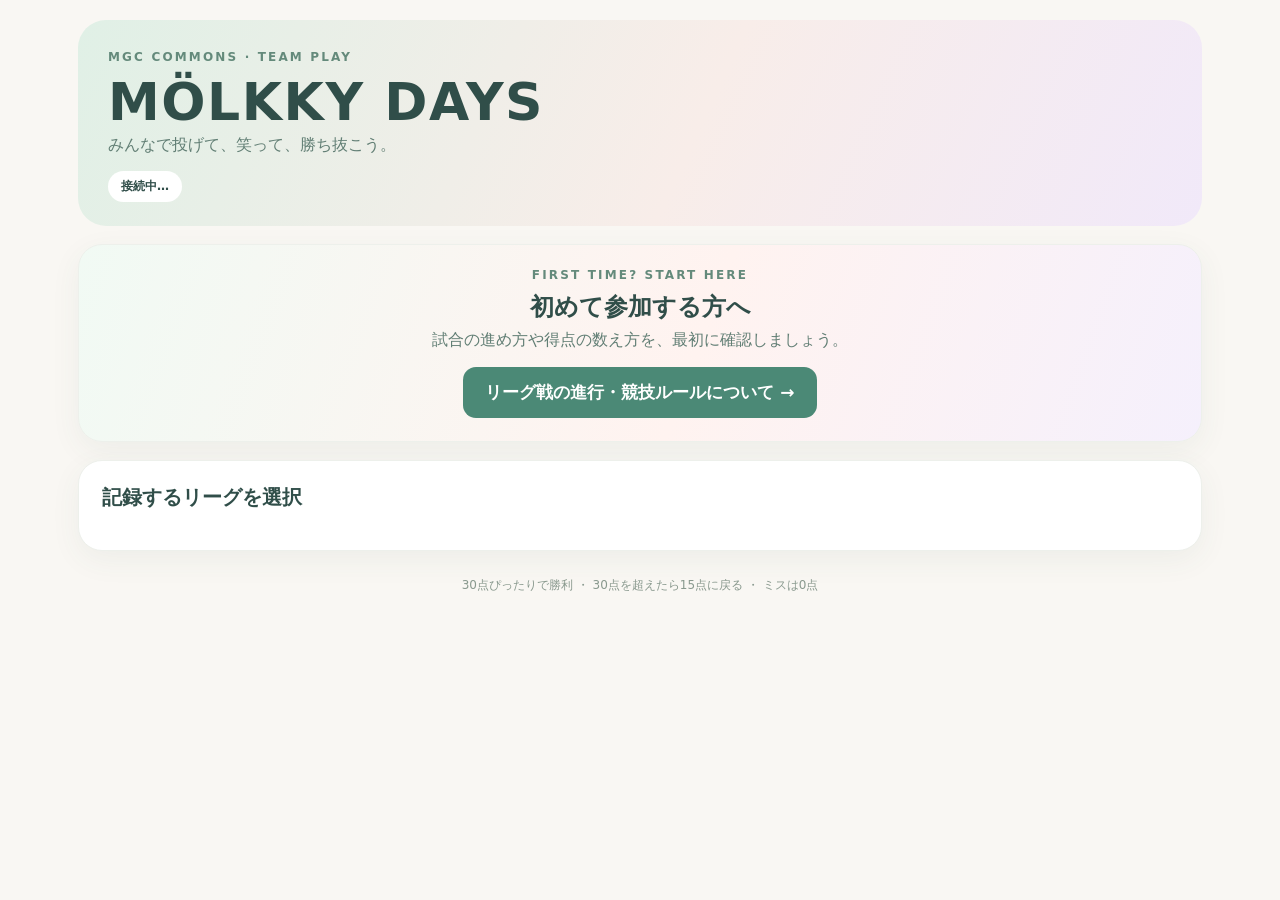
<file: index.html>
<!doctype html><html lang="ja"><head><meta charset="utf-8"><meta name="viewport" content="width=device-width,initial-scale=1"><title>MÖLKKY DAYS | リーグ戦スコア</title><style>
:root{--ink:#304e49;--muted:#71847e;--green:#487e70;--mint:#dceee7;--pink:#ffe7e4;--cream:#fff9f0;--line:#e3eae5;--purple:#ede6f7}*{box-sizing:border-box}body{margin:0;background:#f9f7f3;color:var(--ink);font-family:'Hiragino Kaku Gothic ProN','Yu Gothic',system-ui,sans-serif}button,select{font:inherit}button{cursor:pointer}button:disabled{opacity:.45;cursor:not-allowed}.shell{max-width:1160px;margin:auto;padding:20px 18px 70px}.hero{border-radius:28px;background:linear-gradient(115deg,#e0f0e6 0%,#f8ede9 55%,#f1e9f9 100%);padding:30px 30px 24px;position:relative;overflow:hidden}.eyebrow{font-size:12px;letter-spacing:.18em;font-weight:900;color:#648a7b}.hero h1{font-size:clamp(30px,6vw,52px);margin:8px 0 3px;letter-spacing:.03em;position:relative;z-index:1}.hero p{margin:0;color:#617e74;position:relative;z-index:1}.badge{display:inline-block;background:white;border-radius:30px;padding:7px 13px;font-size:12px;font-weight:800;margin-top:15px;position:relative;z-index:1}.panel{background:white;border:1px solid #edf0eb;border-radius:24px;padding:23px;margin-top:18px;box-shadow:0 9px 30px #3c5c4810}.heading{display:flex;align-items:center;justify-content:space-between;gap:12px;flex-wrap:wrap;margin-bottom:16px}.heading h2{margin:0;font-size:20px}.sub{color:var(--muted);font-size:13px}.league-grid{display:grid;grid-template-columns:repeat(4,minmax(0,1fr));gap:11px}.league{border:2px solid transparent;background:#f7f8f5;border-radius:17px;text-align:left;padding:15px 12px;color:var(--ink);transition:.15s;min-height:112px}.league:hover{transform:translateY(-2px);background:#f1f7f1}.league.selected{border-color:#75b09b;background:#e9f5ed}.league .letter{font-weight:900;font-size:26px;line-height:1}.league .date{font-size:13px;color:#6a8176;margin-top:7px}.league .result{font-size:12px;margin-top:8px;font-weight:800;color:#48846d;min-height:16px}.flow{display:flex;gap:8px;flex-wrap:wrap;margin:15px 0}.step{flex:1;min-width:100px;border:1px solid #e5eae4;background:#fff;border-radius:15px;padding:12px;text-align:left;color:var(--ink)}.step.active{border:2px solid #80ae9a;background:#eaf6ed}.step.done{background:#f5f0fb}.step b{display:block;font-size:14px}.step small{font-size:11px;color:var(--muted)}.actions{display:flex;gap:9px;flex-wrap:wrap}.btn{border:0;background:#4b8976;color:white;padding:12px 18px;border-radius:13px;font-weight:900}.btn.light{background:#edf4ee;color:#386d5c}.btn.rose{background:#fbe9e8;color:#9b6260}.btn.outline{background:white;border:1px solid #dce6df;color:#537668}.board-head{display:flex;justify-content:space-between;gap:12px;flex-wrap:wrap;align-items:center}.board-head h2{font-size:24px;margin:5px 0}.scores{display:grid;grid-template-columns:repeat(2,minmax(0,1fr));gap:14px;margin:20px 0}.team{border:2px solid #e7ece6;border-radius:22px;padding:17px;background:#fffdfa;position:relative;overflow:hidden}.team:nth-child(2){background:#fff9f8}.team:nth-child(3){background:#f7fbf8}.team:nth-child(4){background:#faf8ff}.team.won{border-color:#edb8a6;background:#fff4eb}.team h3{font-size:clamp(15px,2.4vw,21px);margin:0;min-height:34px;line-height:1.45}.scoreline{display:flex;align-items:baseline;justify-content:center;gap:6px;margin:4px 0 12px}.score{font-size:clamp(62px,10vw,100px);font-weight:900;line-height:1;letter-spacing:-.06em;font-variant-numeric:tabular-nums}.outof{color:#9ca9a0;font-size:15px;font-weight:800}.pad{display:grid;grid-template-columns:repeat(4,minmax(0,1fr));gap:7px}.point{border:1px solid #d9e9df;background:#e7f4ea;color:#376b59;border-radius:12px;min-height:48px;font-size:19px;font-weight:900}.point:active{transform:scale(.95);background:#c8e7d3}.point.zero{grid-column:span 4;background:#f5f1ed;color:#867b73;border-color:#eee9e2;font-size:14px}.minor{border:0;background:transparent;text-decoration:underline;color:#74877e;padding:10px 0;font-size:12px}.status{border-radius:15px;background:#f1f8f3;padding:13px 15px;font-size:14px;margin-top:15px}.winner{background:linear-gradient(100deg,#ffe8d8,#fff6e7);border:1px solid #f4d5b7;border-radius:17px;padding:17px;font-weight:900;font-size:19px;margin:15px 0}.hidden{display:none!important}.log{border-bottom:1px solid #eef0ed;padding:9px 0;font-size:12px;color:#70837a}.empty{color:#89978e;text-align:center;padding:30px}.list{display:grid;grid-template-columns:repeat(2,minmax(0,1fr));gap:10px}.record{border:1px solid #e4ebe5;background:#fcfdfb;border-radius:15px;padding:14px;text-align:left;color:var(--ink)}.record b{display:block;margin:5px 0}.record span{font-size:12px;color:var(--muted)}.tag{background:#e8f3e9;color:#50836e;border-radius:30px;padding:4px 9px;font-size:11px;font-weight:800}.tiny{font-size:12px;color:#87978d;margin-top:10px;line-height:1.7}.divider{border-top:1px solid #e9eee9;margin:16px 0}select{border:1px solid #d9e6dd;border-radius:12px;padding:11px;background:white;color:var(--ink);width:100%;font-weight:700}.pick{display:grid;grid-template-columns:repeat(2,1fr);gap:9px;margin:12px 0}.pick label{border:1px solid #e1e8e1;border-radius:12px;padding:10px;font-size:13px}.pick input{accent-color:#5b9b80}.row{display:flex;gap:10px;flex-wrap:wrap;align-items:center}.row>*{flex-shrink:0}footer{text-align:center;color:#89998e;font-size:12px;margin:26px 0}@media(max-width:650px){.league-grid{grid-template-columns:repeat(4,minmax(0,1fr));gap:6px}.league{padding:11px 7px;min-height:103px}.league .letter{font-size:24px}.league .date{font-size:11px}.league .result{font-size:10px}.scores{grid-template-columns:1fr}.panel{padding:16px}.hero{padding:25px 20px}.list{grid-template-columns:1fr}.step{min-width:70px;padding:9px 7px}.step b{font-size:12px}.step small{font-size:10px}.point{min-height:52px}}
.modal{position:fixed;inset:0;background:#263b3678;display:flex;align-items:center;justify-content:center;padding:18px;z-index:50;backdrop-filter:blur(5px)}.modal-card{background:linear-gradient(145deg,#fffefb,#f0f8f2);border:1px solid #d7e8df;box-shadow:0 24px 70px #253f3450;border-radius:26px;padding:34px 26px;width:min(100%,440px);text-align:center}.modal-card h2{font-size:34px;margin:12px 0}.modal-question{font-weight:700;color:#627e72}.modal-team{font-size:clamp(22px,5vw,30px);font-weight:900;color:#2f6857;background:#e3f2e9;border-radius:18px;padding:22px 14px;margin:18px 0;overflow-wrap:anywhere}.modal-actions{display:flex;flex-direction:column;gap:9px;margin-top:22px}.modal-actions button{min-height:50px}.team.reached{border-color:#78aa94;box-shadow:0 0 0 3px #d6ebde}.reached-label{display:inline-block;background:#dcefe2;color:#376e59;padding:4px 9px;border-radius:99px;font-size:12px;font-weight:900;margin-top:6px}@media(max-width:650px){.modal-card{padding:27px 18px}} .advance{margin:18px 0;padding:20px;border:1px solid #d5e8db;border-radius:22px;background:linear-gradient(110deg,#e5f4eb,#f9eee8);text-align:center}.advance h3{margin:4px 0 7px;font-size:clamp(21px,4vw,29px)}.advance p{color:#617a70;margin:6px 0 16px}.advance .btn{font-size:17px;min-height:56px;padding:13px 23px}.advance .back{background:transparent;border:0;color:#658378;text-decoration:underline;margin-top:8px}.advance.final{background:linear-gradient(120deg,#e1f1e7,#f6edf4,#fff4e9);border-color:#bddcc8}.advance.final h3{color:#34715c}.advance .qualified{font-weight:900;font-size:clamp(21px,4vw,31px);margin:14px 0;color:#356d5a;overflow-wrap:anywhere}.advance .mini{font-size:12px} 
.timer{min-width:190px;text-align:center;background:#eef7f1;border-radius:18px;padding:14px 20px}.timer-label{font-size:13px;font-weight:800;color:#66877a}.timer-value{font-size:46px;line-height:1.15;font-weight:900;font-variant-numeric:tabular-nums;white-space:nowrap}.lock-note{margin-top:9px;color:#a15e5b;font-size:12px;font-weight:800}.timer.finished{background:#fce9e6;color:#9c4d47}.timer.finished .timer-value{font-size:28px}.sync-error{background:#fce9e6!important;color:#9c4d47!important}@media(max-width:650px){.timer{min-width:150px;padding:12px 14px}.timer-value{font-size:36px}.timer.finished .timer-value{font-size:23px}}
.order-editor{margin:14px 0;padding:16px;border:1px solid #d7e8df;border-radius:17px;background:#f5faf6}.order-editor h3{margin:0 0 5px;font-size:17px}.order-line{display:flex;align-items:center;gap:9px;margin-top:8px}.order-line span{flex:1;min-width:0;overflow-wrap:anywhere}.order-line button{padding:7px 12px;border:1px solid #d1e2d8;border-radius:9px;background:white;color:#386d5c;font-weight:900}.order-line button:disabled{opacity:.3}.team.active-turn{border:3px solid #4b8976;box-shadow:0 8px 28px #4b89762b}.team.waiting-turn{opacity:.70}.turn-guide{background:#e8f4ed;border-radius:17px;padding:15px 18px;margin-top:15px;font-weight:900;font-size:18px}.turn-guide small{display:block;color:#66877a;font-size:12px;margin-top:4px}.modal-actions{display:flex;flex-direction:column;gap:10px;margin-top:22px}.modal-actions .btn{width:100%}@media(max-width:650px){.team.waiting-turn .pad{display:none}.team.active-turn{opacity:1}}

.score-steps{display:flex;flex-direction:column;gap:5px;background:#f0f7f3;border:1px solid #cce2d6;border-radius:13px;padding:12px 14px;margin-bottom:14px;font-size:13px;line-height:1.6}.score-steps b{color:#286a54;font-size:14px}.score-steps span{font-weight:650}
/* 投擲順変更ボタンを強調（他のボタンには影響しない） */
.order-edit-button{background:#247a60!important;color:#fff!important;border:2px solid #19694f!important;box-shadow:0 4px 12px #247a603d;font-size:16px!important;font-weight:900!important;padding:13px 20px!important;min-height:48px;cursor:pointer}
.order-edit-button:hover:not(:disabled){background:#19694f!important;box-shadow:0 6px 16px #247a6055}
.order-edit-button:focus-visible{outline:3px solid #f5b942;outline-offset:3px}
.order-edit-button:disabled{opacity:.48;cursor:not-allowed;box-shadow:none}

/* 開催当日のリーグを最優先で案内（既存のパステル配色に合わせたグリーン） */
.league.today{background:linear-gradient(135deg,#d6f4df 0%,#ecfaed 100%);border:3px solid #27845b;box-shadow:0 0 0 3px #b8e8c7,0 9px 22px #2a84502e;position:relative;transform:translateY(-1px)}
.league.today:hover{background:linear-gradient(135deg,#c8efd6,#e5f8e8);transform:translateY(-3px)}
.league.today.selected{border-color:#176e49;box-shadow:0 0 0 4px #a8e0ba,0 10px 24px #237a4d3b}
.league.today .letter{color:#17683f}.league.today .date{color:#27694b;font-weight:800}
.league .today-badge{display:inline-flex;align-items:center;gap:5px;background:#238252;color:white;font-size:12px;font-weight:900;border-radius:999px;padding:5px 11px;letter-spacing:.02em;white-space:nowrap}
.league .league-top{display:flex;justify-content:space-between;align-items:center;gap:8px}
@media(prefers-reduced-motion:reduce){.league.today{transition:none}}

.timer-start-button{background:#237c56!important;color:#fff!important;border:2px solid #176843!important;box-shadow:0 5px 13px rgba(35,124,86,.25);font-size:16px;font-weight:900;padding:13px 18px}
.timer-start-button:hover{background:#176843!important}
.timer-ready-note{margin:12px 0;padding:14px 16px;border-radius:13px;background:#e9f7ed;border:2px solid #8ccda5;color:#215c42;font-weight:800;line-height:1.65}

/* 試合画面の最上部：投擲順 → タイマー開始／残り時間 → 試合情報 → 得点 */
#board>.order-editor{margin-top:0;border:2px solid #72b995;background:#e9f7ee}
#board>.order-editor .order-edit-button{display:block;width:100%;min-height:58px;font-size:19px!important}
#board>.timer-start-section{margin-top:10px}
#board>.timer-running-section{margin-top:10px}
/* 操作順：投擲順 → 開始ボタン → タイマー → 得点入力 */
.timer-start-section.hidden,.timer-running-section.hidden{display:none!important}
.timer-start-section{margin:16px 0;padding:16px;background:#f1faf3;border:2px solid #b3dec3;border-radius:18px}
.timer-start-section .timer-ready-note{margin:0 0 12px;background:transparent;border:0;padding:0;font-size:14px}
.timer-start-section .timer-start-button{display:block;width:100%;min-height:58px;font-size:19px!important}
.timer-running-section{display:flex;align-items:center;justify-content:space-between;gap:12px;flex-wrap:wrap;margin:16px 0;padding:14px;background:#f1f8f3;border:1px solid #d1e6d8;border-radius:18px}
.timer-running-section .timer{flex:1;min-width:170px}
.timer-actions{display:flex;gap:8px;flex-wrap:wrap}
@media(max-width:600px){.timer-running-section{flex-direction:column;align-items:stretch}.timer-running-section .timer-actions{justify-content:center}}
</style></head><body><main class="shell"><header class="hero"><div class="eyebrow">MGC COMMONS · TEAM PLAY</div><h1>MÖLKKY DAYS </h1><p>みんなで投げて、笑って、勝ち抜こう。</p><div class="badge" id="sync">接続中…</div></header>
<section class="panel" id="rulesLinkPanel" style="text-align:center;background:linear-gradient(110deg,#f1faf4,#fff3f0 55%,#f5f0fc)"><div class="eyebrow">FIRST TIME? START HERE</div><h2 style="margin:9px 0 7px">初めて参加する方へ</h2><p style="margin:0 0 16px;color:#617e74">試合の進め方や得点の数え方を、最初に確認しましょう。</p><a href="./rules.html" class="btn" style="display:inline-block;text-decoration:none;padding:14px 22px;font-size:17px">リーグ戦の進行・競技ルールについて →</a></section>
<section class="panel" id="homePanel"><div class="heading"><div><h2>記録するリーグを選択</h2></div></div><div class="league-grid" id="leagues"></div></section>
<section class="panel hidden" id="leaguePanel"><div class="heading"><div><h2 id="leagueTitle">Cリーグ</h2><div class="sub" id="leagueDate"></div></div><span class="tag" id="leagueStatus">開催予定</span></div><div class="flow hidden" id="rounds"></div><div class="status hidden" id="roundHint"></div><div class="row" style="margin-top:14px"><button class="btn" id="openRound">試合を開く</button><button class="btn light" id="homeFromLeague">ホームに戻る</button></div><div class="tiny" id="teamPreview"></div></section>
<section class="panel hidden" id="board"><div class="order-editor" id="orderEditor"></div><div class="timer-start-section" id="timerStartSection"><div class="timer-ready-note" id="timerReadyNote">投擲順を確認したら、準備ができたタイミングで開始してください。開始前はカウントダウンしません。</div><button class="btn timer-start-button" id="startTimer">▶ タイマーをスタート</button></div><div class="timer-running-section hidden" id="timerRunningSection"><div class="timer" id="timer"><div class="timer-label">残り時間</div><div class="timer-value" id="timerValue">--:--</div></div><div class="actions timer-actions"><button class="btn light" id="pauseTimer">一時停止</button><button class="btn outline" id="resetTimer">タイマーリセット</button></div></div><div class="board-head"><div><div class="eyebrow" id="boardMeta"></div><h2 id="boardTitle"></h2></div><div class="actions"><button class="btn outline" id="homeFromBoard">ホームに戻る</button><button class="btn light" id="undo">↶ 1投戻す</button><button class="btn outline" id="share">共有リンク</button></div></div><div class="status" id="notice"></div><div id="turnGuide" class="turn-guide"></div><div class="scores" id="scores"></div><div id="winnerBanner" class="winner hidden"></div><div id="advance" class="advance hidden"></div><div class="divider"></div><div class="heading"><h2>試合結果を確定</h2></div><div class="sub">30点に到達すると自動的に勝者確認画面が開きます。得点の修正や確定解除も可能です。</div><div class="row" style="margin-top:12px"><button class="btn light" id="reviewWinner">30点到達チームを確認</button><button class="btn rose" id="clearWinner">確定を解除</button></div><details style="margin-top:20px"><summary class="sub" style="cursor:pointer;font-weight:800">得点履歴・管理メニュー</summary><div id="history"></div><div class="row" style="margin-top:12px"><button class="btn rose" id="reset">この試合をリセット</button></div></details></section>
<section class="panel hidden" id="recordsPanel"><div class="heading"><div><h2>みんなの試合記録</h2><div class="sub">作成した試合がここに並びます。</div></div><button class="btn outline" id="export">CSV出力</button></div><div class="list" id="matchList"></div></section><footer>30点ぴったりで勝利 ・ 30点を超えたら15点に戻る ・ ミスは0点</footer></main>
<div id="pointModal" class="modal hidden" role="dialog" aria-modal="true" aria-labelledby="pointModalTitle"><div class="modal-card"><div class="eyebrow">SCORE CONFIRMATION</div><h2 id="pointModalTitle">得点を記録</h2><div class="modal-team" id="pointModalTeam"></div><p class="modal-question" id="pointModalText"></p><div class="modal-actions"><button class="btn" id="pointConfirm">記録して次のチームへ</button><button class="btn light" id="pointBack">戻る・選び直す</button></div></div></div>
<div id="winnerModal" class="modal hidden" role="dialog" aria-modal="true" aria-labelledby="modalTitle"><div class="modal-card"><div class="eyebrow">30 POINTS · MATCH POINT</div><h2 id="modalTitle">30点達成！</h2><p class="modal-question">このチームを勝者として確定しますか？</p><div class="modal-team" id="modalTeam"></div><p class="sub">修正したい場合は「得点を修正」を選んでください。</p><div class="modal-actions"><button class="btn" id="modalConfirm">このチームで確定</button><button class="btn light" id="modalEdit">得点を修正</button></div></div></div><script type="module">
import {createClient} from 'https://esm.sh/@supabase/supabase-js@2';
const SUPABASE_URL='https://lejycjqmigukhdppbdbe.supabase.co';
const SUPABASE_KEY='sb_publishable_uTkkThPaCAKf_bQJWF5pig_dWGvMwcZ';
const supabase=createClient(SUPABASE_URL,SUPABASE_KEY,{realtime:{params:{eventsPerSecond:10}}});
const leagueTeams={A:['KENTOBU-H','経理グループ選抜','ラーニングサークル同窓会','team アミン'],B:['HPP①','逆スライダー','筋トレ部B','モルラボ'],C:['原田JAPAN','チーム26卒','情シス','2001'],D:['おでんにちくわぶ忘れないで','宮司さんと仲間たち','男子材料事業部','モルック組合'],E:['HPP②','優勝候補','KENTOBU-K','モフコーンS'],F:['KENTOBU-T','ZA!MU','筋トレ部A','チエの輪'],G:['LHS','おおまさり','さいさりす','名刺交換からお願いします'],H:['僕らのプラネット','MMOBTS','よっこら会']};
const dates={A:'2026-12-03',B:'2026-12-02',C:'2026-11-16',D:'2026-11-19',E:'2026-11-25',F:'2026-12-04',G:'2026-11-11',H:'2026-12-01'};
let editingOrder=null;let pendingPoints=null;let leagueSettings={},matches=[],selected='C',round=1,current=null,pendingWinner=null,view='home',showHomeRecords=false,busy=false,refreshing=false,refreshAgain=false,serverOffset=0;
const $=id=>document.getElementById(id);
const esc=s=>String(s??'').replace(/[&<>"']/g,c=>({'&':'&amp;','<':'&lt;','>':'&gt;','"':'&quot;',"'":'&#39;'}[c]));
const uid=()=>crypto.randomUUID();
const dateLabel=d=>{let [,m,day]=d.split('-');return `${+m}/${+day}`};
const maxRound=l=>l==='H'?3:4;
const isFinal=m=>m.round===maxRound(m.league);
const roundLabel=(l,r)=>r===maxRound(l)?`リーグ決定戦（第${r}試合）`:`第${r}試合`;
const get=(l,r)=>matches.find(m=>m.league===l&&m.round===r);
const selectedMatch=()=>matches.find(m=>m.id===current);
const normalize=x=>({id:x.id,league:x.league,round:x.round_number,date:dates[x.league],teams:x.teams||[],scores:x.scores||[],winner:x.winner==null?null:(x.teams||[]).indexOf(x.winner),events:x.throws||[],turnIndex:x.turn_index||0,turnOrder:x.turn_order||null,timerStartedAt:x.timer_started_at,timerDuration:x.timer_duration_seconds,timerPausedRemaining:x.timer_paused_remaining_seconds,createdAt:x.updated_at});
function setSync(msg,error=false){$('sync').textContent=msg;$('sync').classList.toggle('sync-error',error)}
function isOpen(l){const x=leagueSettings[l];if(!x)return false;const now=Date.now()+serverOffset;return x.enabled&&(!x.open_at||now>=Date.parse(x.open_at))&&(!x.close_at||now<=Date.parse(x.close_at))}
function standings(l,r){if(r===1)return {teams:leagueTeams[l],ready:true};let prev=get(l,r-1);if(!prev||prev.winner==null)return {teams:[],ready:false};if(r===maxRound(l)){let prior=Array.from({length:r-1},(_,i)=>get(l,i+1));if(prior.some(m=>!m||m.winner==null))return {teams:[],ready:false};return {teams:prior.map(m=>m.teams[m.winner]),ready:true}}return {teams:prev.teams.filter((_,i)=>i!==prev.winner),ready:true}}
async function refresh(){if(refreshing){refreshAgain=true;return}refreshing=true;try{const {data,error}=await supabase.from('molkky_matches').select('*').order('league').order('round_number');if(error)throw error;matches=(data||[]).map(normalize);if(view==='board'&&current&&!matches.some(m=>m.id===current)){current=null;round=1;view='league';closePointModal();closeWinnerModal();}const {data:ls,error:le}=await supabase.from('molkky_leagues').select('*');if(le)throw le;leagueSettings=Object.fromEntries((ls||[]).map(x=>[x.league,x]));for(const x of ls||[])leagueTeams[x.league]=x.teams;setSync('リアルタイム同期中');const linkId=new URLSearchParams(location.search).get('match');if(linkId&&!current){let target=matches.find(m=>m.id===linkId);if(target){current=linkId;selected=target.league;round=target.round;view='board'}}render()}catch(e){console.error(e);setSync('接続エラー · 再試行中',true)}finally{refreshing=false;if(refreshAgain){refreshAgain=false;refresh()}}}
async function rpc(name,args){if(busy)return null;busy=true;try{const {data,error}=await supabase.rpc(name,args);if(error)throw error;await refresh();return data}catch(e){console.error(name,e);alert('処理できませんでした：'+(e.message||e));await refresh();return null}finally{busy=false}}
function render(){if(pendingPoints){const m=selectedMatch();if(!m||m.id!==pendingPoints.matchId||m.turnIndex!==pendingPoints.turnIndex||orderFor(m)[m.turnIndex%m.teams.length]!==pendingPoints.index)closePointModal()}renderLeagues();renderLeague();renderList();renderBoard();renderView();if(pendingWinner){const m=selectedMatch();if(!m||m.id!==pendingWinner.id||m.winner!=null||m.scores[pendingWinner.index]!==30)closeWinnerModal()}tickTimer()}
function renderView(){$('rulesLinkPanel').classList.toggle('hidden',view!=='home');$('homePanel').classList.toggle('hidden',view!=='home');$('leaguePanel').classList.toggle('hidden',view!=='league');$('board').classList.toggle('hidden',view!=='board'||!selectedMatch());$('recordsPanel').classList.toggle('hidden',view!=='home'||!showHomeRecords)}
function goHome(){view='home';current=null;showHomeRecords=true;render();window.scrollTo({top:0,behavior:'smooth'})}
function renderLeagues(){const now=new Date(Date.now()+serverOffset);const today=`${now.getFullYear()}-${String(now.getMonth()+1).padStart(2,'0')}-${String(now.getDate()).padStart(2,'0')}`;$('leagues').innerHTML=Object.keys(leagueTeams).map(l=>{let final=get(l,maxRound(l)),done=final?.winner!=null,isToday=dates[l]===today;return `<button class="league ${selected===l?'selected':''} ${isToday?'today':''}" data-l="${l}" ${isToday?'aria-label="本日開催・'+l+'リーグを選択"':''}><div class="league-top"><div class="letter">${l}<span style="font-size:13px"> group</span></div>${isToday?'<span class="today-badge">● 本日開催</span>':''}</div><div class="date">${dateLabel(dates[l])} 開催</div><div class="result">${!isOpen(l)?'入力停止中 · ':''}${done?'代表：'+esc(final.teams[final.winner]):matches.filter(m=>m.league===l&&m.winner!=null).length+'/'+maxRound(l)+' 試合確定'}</div></button>`}).join('');document.querySelectorAll('[data-l]').forEach(b=>b.onclick=()=>{selected=b.dataset.l;round=1;current=null;view='league';render();window.scrollTo({top:0,behavior:'smooth'})})}
function renderLeague(){$('leagueTitle').textContent=selected+'リーグ';$('leagueDate').textContent=dates[selected].replaceAll('-','/')+' 開催 · '+leagueTeams[selected].length+'チーム';let fin=get(selected,maxRound(selected));$('leagueStatus').textContent=!isOpen(selected)?'入力停止中':fin?.winner!=null?'代表決定':'入力可能';$('rounds').classList.remove('hidden');$('rounds').innerHTML=Array.from({length:maxRound(selected)},(_,i)=>{let r=i+1,m=get(selected,r);let count=r===maxRound(selected)?maxRound(selected)-1:leagueTeams[selected].length-r+1;return `<button class="step ${round===r?'active':''} ${m?.winner!=null?'done':''}" data-r="${r}"><b>${r===maxRound(selected)?'リーグ決定戦':`第${r}試合`} ${m?.winner!=null?'✓':''}</b><small>${count}チーム対戦</small></button>`}).join('');document.querySelectorAll('[data-r]').forEach(b=>b.onclick=()=>{round=+b.dataset.r;current=get(selected,round)?.id||null;render()});let info=standings(selected,round),existing=get(selected,round);$('roundHint').classList.remove('hidden');$('roundHint').innerHTML=existing?.winner!=null?`勝利：<b>${esc(existing.teams[existing.winner])}</b>`:round===1?'最初は全チームでスタート。勝者がリーグ決定戦に進みます。':round===maxRound(selected)?'これまでの各試合の勝者がリーグ代表を決めます。':`前の試合で負けた${info.ready?info.teams.length:'残りの'}チームが対戦します。`;$('teamPreview').textContent='参加チーム：'+leagueTeams[selected].join(' ／ ');$('openRound').disabled=(!existing&&!info.ready)||(!existing&&!isOpen(selected));$('openRound').textContent=existing?`${roundLabel(selected,round)}の記録を開く`:`${roundLabel(selected,round)}の準備へ`}
async function create(){const l=selected,r=round;if(!isOpen(l)&&!get(l,r)){alert('このリーグは入力停止中です');return}let existing=get(l,r);if(existing){current=existing.id;view='board';render();window.scrollTo({top:0,behavior:'smooth'});return}if(!standings(l,r).ready){alert('前の試合の勝者を確定してください');return}const result=await rpc(r===1?'molkky_start_first_match':'molkky_start_next_match',r===1?{p_league:l}:{p_league:l,p_round:r});if(!result)return;current=result.id;view='board';render();window.scrollTo({top:0,behavior:'smooth'})}
function orderFor(m){const a=m.turnOrder;return Array.isArray(a)&&a.length===m.teams.length&&new Set(a).size===a.length&&a.every(x=>Number.isInteger(x)&&x>=0&&x<m.teams.length)?a:m.teams.map((_,i)=>i)}
function renderOrderEditor(m){
 const el=$('orderEditor'),open=isOpen(m.league)&&m.winner==null;
 if(!editingOrder||editingOrder.matchId!==m.id){
  el.innerHTML=`<div class="score-steps"><b>操作の流れ</b><span>① 投擲順を確認・変更　→　② タイマーをスタート　→　③ 得点を入力　→　④ 勝者を確定</span></div><h3>投擲順の確認・変更</h3><div class="sub">投擲順を確認し、必要に応じて変更してください。</div><div style="margin:10px 0;font-weight:800">${orderFor(m).map((i,k)=>`${k+1}番 ${esc(m.teams[i])}`).join(' → ')}</div><button class="btn order-edit-button" id="editOrder" ${!open?'disabled':''}>投擲順を変更</button>`;
  $('editOrder').onclick=()=>{editingOrder={matchId:m.id,order:[...orderFor(m)]};renderOrderEditor(m)};
  return;
 }
 const order=editingOrder.order;
 el.innerHTML=`<h3>投擲順を変更</h3><div class="sub">▲▼で並べ替え、保存してください。得点・勝者・タイマーは変更しません。</div>${order.map((i,k)=>`<div class="order-line"><b>${k+1}番</b><span>${esc(m.teams[i])}</span><button data-move="${k}" data-dir="-1" ${k===0?'disabled':''} aria-label="上へ">▲</button><button data-move="${k}" data-dir="1" ${k===order.length-1?'disabled':''} aria-label="下へ">▼</button></div>`).join('')}<div class="actions" style="margin-top:13px"><button class="btn" id="saveOrder" ${!open?'disabled':''}>この順番で保存</button><button class="btn outline" id="cancelOrder">キャンセル</button></div>`;
 el.querySelectorAll('[data-move]').forEach(b=>b.onclick=()=>{const k=+b.dataset.move,j=k+(+b.dataset.dir);[order[k],order[j]]=[order[j],order[k]];renderOrderEditor(m)});
 $('cancelOrder').onclick=()=>{editingOrder=null;renderOrderEditor(m)};
 $('saveOrder').onclick=async()=>{const proposed=[...order];editingOrder=null;const result=await rpc('molkky_set_turn_order',{p_match_id:m.id,p_order:proposed});if(!result)editingOrder={matchId:m.id,order:proposed};render()};
}
function renderBoard(){let m=selectedMatch();$('board').classList.toggle('hidden',!m);if(!m)return;$('boardMeta').textContent=`${m.league} GROUP · ${dateLabel(m.date)} · ${m.teams.length} TEAMS`;$('boardTitle').textContent=isFinal(m)?'リーグ決定戦 · SCORE BOARD':`第${m.round}試合 · SCORE BOARD`;$('notice').textContent=!isOpen(m.league)?'このリーグは運営により入力停止中です。記録は閲覧できます。':m.winner!=null?'勝者確定済み。修正する場合は確定を解除してください。':'完全に倒れたスキットルの得点をタップ。30点ぴったりを目指そう。';renderOrderEditor(m);const preparing=!m.timerStartedAt&&m.winner==null;
$('timerStartSection').classList.toggle('hidden',!preparing);$('timerRunningSection').classList.toggle('hidden',preparing);$('timerReadyNote').classList.toggle('hidden',!preparing||!isOpen(m.league));
$('startTimer').classList.toggle('hidden',!preparing);
$('startTimer').disabled=!isOpen(m.league)||busy;
$('pauseTimer').classList.toggle('hidden',preparing);
$('resetTimer').classList.toggle('hidden',preparing);
const displayOrder=orderFor(m);const turn=displayOrder[m.turnIndex % m.teams.length];const canEnter=m.winner==null&&isOpen(m.league)&&!!m.timerStartedAt;$('turnGuide').innerHTML=canEnter?`現在の投球：<b>${displayOrder.indexOf(turn)+1}番 ${esc(m.teams[turn])}</b><small>得点を選択 → 内容を確認 → 記録して次のチームへ。間違えた場合は「1投戻す」または「得点を修正する」を利用できます。</small>`:(preparing?'タイマー開始後に得点を入力できます。':'得点入力は停止中です。');$('scores').innerHTML=displayOrder.map((i,k)=>{const t=m.teams[i];return `<article class="team ${i===turn&&canEnter?'active-turn':'waiting-turn'} ${m.winner===i?'won':''} ${m.scores[i]===30?'reached':''}"><h3>${k+1}番 · ${i===turn&&canEnter?'投球中 · ':''}${esc(t)}</h3>${m.scores[i]===30?'<span class="reached-label">30点達成</span>':''}<div class="scoreline"><div class="score">${m.scores[i]}</div><span class="outof">/ 30</span></div><div class="pad">${Array.from({length:12},(_,j)=>`<button class="point" data-team="${i}" data-points="${j+1}" ${!canEnter||i!==turn||m.scores[i]===30?'disabled':''}>${j+1}</button>`).join('')}<button class="point zero" data-team="${i}" data-points="0" ${!canEnter||i!==turn||m.scores[i]===30?'disabled':''}>0点 · ミス</button></div><button class="minor" data-edit="${i}" ${!canEnter?'disabled':''}>得点を修正する</button></article>`}).join('');document.querySelectorAll('[data-points]').forEach(b=>b.onclick=()=>add(+b.dataset.team,+b.dataset.points));document.querySelectorAll('[data-edit]').forEach(b=>b.onclick=async()=>{if(!isOpen(m.league)||!m.timerStartedAt){alert('タイマー開始後に得点を修正できます');return}if(m.winner!=null){alert('勝者確定を解除してから修正してください');return}let i=+b.dataset.edit,raw=prompt(m.teams[i]+' の得点を入力（0～30）',m.scores[i]);if(raw===null)return;let n=Number(raw);if(!Number.isInteger(n)||n<0||n>30)return alert('0～30の整数を入力してください');let result=await rpc('molkky_correct_score',{p_match_id:m.id,p_team_index:i,p_new_score:n});if(result&&n===30)showWinnerModal(normalize(result),i)});$('reviewWinner').disabled=!isOpen(m.league)||m.winner!=null||!m.scores.includes(30);$('clearWinner').disabled=!isOpen(m.league)||m.winner==null;$('winnerBanner').classList.toggle('hidden',m.winner==null);$('winnerBanner').textContent=m.winner==null?'':'WINNER · '+m.teams[m.winner];renderAdvance(m);$('history').innerHTML=(m.events||[]).slice().reverse().map(e=>`<div class="log">${esc(e.at)} · ${esc(e.team)} · ${esc(e.label)}（${e.before} → ${e.after}）</div>`).join('')||'<p class="sub">まだ記録がありません。</p>';$('undo').disabled=!(m.events||[]).length||m.winner!=null||!isOpen(m.league);$('resetTimer').disabled=!isOpen(m.league);$('pauseTimer').disabled=!isOpen(m.league)||!m.timerStartedAt||m.winner!=null;$('pauseTimer').textContent=m.timerPausedRemaining!=null?'▶ 再開':'Ⅱ 一時停止'}
function renderAdvance(m){const el=$('advance');el.classList.toggle('hidden',m.winner==null);if(m.winner==null){el.innerHTML='';return}const name=esc(m.teams[m.winner]);if(isFinal(m)){el.classList.add('final');el.innerHTML=`<div class="eyebrow">LEAGUE CHAMPION</div><h3>決勝大会進出！ おめでとうございます</h3><div class="qualified">${name}</div><p>${m.league}リーグの代表チームに決定しました。</p><button class="btn light" id="backToLeague">リーグ一覧へ戻る</button>`}else{el.classList.remove('final');let next=m.round+1,final=next===maxRound(m.league),count=final?maxRound(m.league)-1:m.teams.length-1;el.innerHTML=`<div class="eyebrow">ROUND ${m.round} COMPLETE</div><h3>${name} が勝利！</h3><p>${final?`次はリーグ決定戦。これまでの勝者${count}チームが対戦します。`:`次は第${next}試合。残った${count}チームが対戦します。`}</p><button class="btn" id="goNext">${final?`リーグ決定戦（第${next}試合）へ進む`:`第${next}試合へ進む`}</button><div><button class="back" id="stayHere">この試合に戻る・結果を修正する</button></div>`}const go=$('goNext');if(go)go.onclick=async()=>{selected=m.league;round=m.round+1;current=null;await create()};const back=$('backToLeague');if(back)back.onclick=goHome;const stay=$('stayHere');if(stay)stay.onclick=()=>{$('clearWinner').scrollIntoView({behavior:'smooth',block:'center'})}}
function renderList(){let sorted=[...matches].sort((a,b)=>a.date.localeCompare(b.date)||a.league.localeCompare(b.league)||a.round-b.round);$('matchList').innerHTML=sorted.length?sorted.map(m=>`<button class="record" data-id="${esc(m.id)}"><span>${dateLabel(m.date)} · ${m.league}リーグ</span><b>${roundLabel(m.league,m.round)} · ${m.teams.length}チーム</b><span>${m.winner==null?'記録中':'勝利：'+esc(m.teams[m.winner])}</span></button>`).join(''):'<div class="empty">まだ記録はありません。リーグを選んで始めましょう。</div>';document.querySelectorAll('[data-id]').forEach(b=>b.onclick=()=>{let m=matches.find(x=>x.id===b.dataset.id);selected=m.league;round=m.round;current=m.id;view='board';render();window.scrollTo({top:0,behavior:'smooth'})})}
function closeWinnerModal(){pendingWinner=null;$('winnerModal').classList.add('hidden')}
function showWinnerModal(m,i){if(m.winner!=null||m.scores[i]!==30)return;pendingWinner={id:m.id,index:i};$('modalTeam').textContent=m.teams[i];$('winnerModal').classList.remove('hidden');$('modalConfirm').focus()}
function closePointModal(){pendingPoints=null;$('pointModal').classList.add('hidden')}
function add(i,p){const m=selectedMatch();if(!m||!m.timerStartedAt||!isOpen(m.league)||m.winner!=null||busy||i!==orderFor(m)[m.turnIndex%m.teams.length])return;pendingPoints={matchId:m.id,index:i,points:p,turnIndex:m.turnIndex};$('pointModalTeam').textContent=m.teams[i];$('pointModalText').textContent=`${p}点を記録しますか？（現在 ${m.scores[i]}点 → ${m.scores[i]+p>30?15:m.scores[i]+p}点）`;$('pointModal').classList.remove('hidden');$('pointConfirm').focus()}
$('pointBack').onclick=closePointModal;
$('pointConfirm').onclick=async()=>{const pending=pendingPoints;if(!pending||busy)return;const m=selectedMatch();if(!m||!m.timerStartedAt||m.id!==pending.matchId||m.turnIndex!==pending.turnIndex||orderFor(m)[m.turnIndex%m.teams.length]!==pending.index){closePointModal();alert('他の端末で得点が更新されました。現在の投球順を確認してください');return}closePointModal();const result=await rpc('molkky_add_score',{p_match_id:pending.matchId,p_team_index:pending.index,p_points:pending.points,p_request_id:uid()});if(result){const fresh=normalize(result);if(fresh.winner==null&&fresh.scores[pending.index]===30)showWinnerModal(fresh,pending.index)}};
$('modalConfirm').onclick=async()=>{if(!pendingWinner)return;let {id,index}=pendingWinner;closeWinnerModal();let result=await rpc('molkky_confirm_winner',{p_match_id:id,p_team_index:index});if(result)$('advance').scrollIntoView({behavior:'smooth',block:'center'})};
$('modalEdit').onclick=async()=>{if(!pendingWinner)return;let {id,index}=pendingWinner,m=matches.find(x=>x.id===id);closeWinnerModal();if(!m)return;let raw=prompt(m.teams[index]+' の正しい得点を入力（0～30）',m.scores[index]);if(raw===null)return;let n=Number(raw);if(!Number.isInteger(n)||n<0||n>30)return alert('0～30の整数を入力してください');let result=await rpc('molkky_correct_score',{p_match_id:id,p_team_index:index,p_new_score:n});if(result&&n===30)showWinnerModal(normalize(result),index)};
$('reviewWinner').onclick=()=>{let m=selectedMatch();if(!m||m.winner!=null)return;let i=m.scores.indexOf(30);if(i>=0)showWinnerModal(m,i)};
$('openRound').onclick=()=>create();$('homeFromLeague').onclick=goHome;$('homeFromBoard').onclick=goHome;
$('undo').onclick=async()=>{let m=selectedMatch();if(!m?.events?.length||m.winner!=null)return;await rpc('molkky_undo_last',{p_match_id:m.id})};
$('clearWinner').onclick=async()=>{let m=selectedMatch();if(!m||m.winner==null)return;if(!confirm('勝者確定を解除しますか？'))return;await rpc('molkky_clear_winner',{p_match_id:m.id})};
$('reset').onclick=async()=>{let m=selectedMatch();if(!m||!confirm('この試合の得点と履歴を消去しますか？'))return;await rpc('molkky_reset_match',{p_match_id:m.id})};
$('startTimer').onclick=async()=>{const m=selectedMatch();if(!m||m.timerStartedAt||m.winner!=null||!isOpen(m.league)||busy)return;await rpc('molkky_begin_timer',{p_match_id:m.id})};
$('pauseTimer').onclick=async()=>{let m=selectedMatch();if(!m||!isOpen(m.league)||!m.timerStartedAt||m.winner!=null)return;await rpc('molkky_timer_control',{p_match_id:m.id,p_action:m.timerPausedRemaining!=null?'resume':'pause'})};
$('resetTimer').onclick=async()=>{let m=selectedMatch();if(!m||!m.timerStartedAt||!isOpen(m.league))return;if(!confirm('得点はそのままで、タイマーを最初から再スタートしますか？'))return;await rpc('molkky_timer_control',{p_match_id:m.id,p_action:'reset'})};
$('share').onclick=async()=>{let url=location.href.split('?')[0]+'?match='+encodeURIComponent(current);try{await navigator.clipboard.writeText(url);alert('リンクをコピーしました')}catch{prompt('URLをコピーしてください',url)}};
$('export').onclick=()=>{let rows=[['日付','リーグ','試合','チーム','得点','勝者','試合ID']];matches.forEach(m=>m.teams.forEach((t,i)=>rows.push([m.date,m.league,m.round,t,m.scores[i],m.winner===i?'勝利':'',m.id])));let csv='\ufeff'+rows.map(r=>r.map(v=>'"'+String(v??'').replaceAll('"','""')+'"').join(',')).join('\r\n');let a=document.createElement('a');a.href=URL.createObjectURL(new Blob([csv],{type:'text/csv;charset=utf-8'}));a.download='molkky_results.csv';a.click();setTimeout(()=>URL.revokeObjectURL(a.href),1000)};
function tickTimer(){let m=selectedMatch(),el=$('timer');if(!m||view!=='board'||!m.timerStartedAt)return;let v=$('timerValue');if(!m.timerStartedAt){v.textContent=`${String(Math.floor((m.timerDuration||((m.round===1)?900:600))/60)).padStart(2,'0')}:00`;el.querySelector('.timer-label').textContent='開始前';el.classList.remove('finished');return}let end=Date.parse(m.timerStartedAt)+(m.timerDuration||((m.round===1)?900:600))*1000;let paused=m.timerPausedRemaining!=null;let left=paused?m.timerPausedRemaining:Math.max(0,Math.ceil((end-(Date.now()+serverOffset))/1000));el.classList.toggle('finished',left===0&&!paused);v.textContent=left===0&&!paused?'試合終了':`${String(Math.floor(left/60)).padStart(2,'0')}:${String(left%60).padStart(2,'0')}`;el.querySelector('.timer-label').textContent=paused?'一時停止中':'残り時間'}
async function syncClock(){try{const start=Date.now();const {data,error}=await supabase.rpc('molkky_server_time');if(error||!data)return;serverOffset=Date.parse(data)-(start+Date.now())/2}catch(e){console.warn('時計同期:',e)}}
async function init(){await refresh();await syncClock();supabase.channel('molkky-matches-live').on('postgres_changes',{event:'*',schema:'public',table:'molkky_matches'},()=>refresh()).on('postgres_changes',{event:'*',schema:'public',table:'molkky_leagues'},()=>refresh()).subscribe(status=>{if(status==='CHANNEL_ERROR'||status==='TIMED_OUT')setSync('同期再接続中',true)});setInterval(tickTimer,500);setInterval(refresh,10000);setInterval(syncClock,60000)}
init();
</script></body></html>
</file>
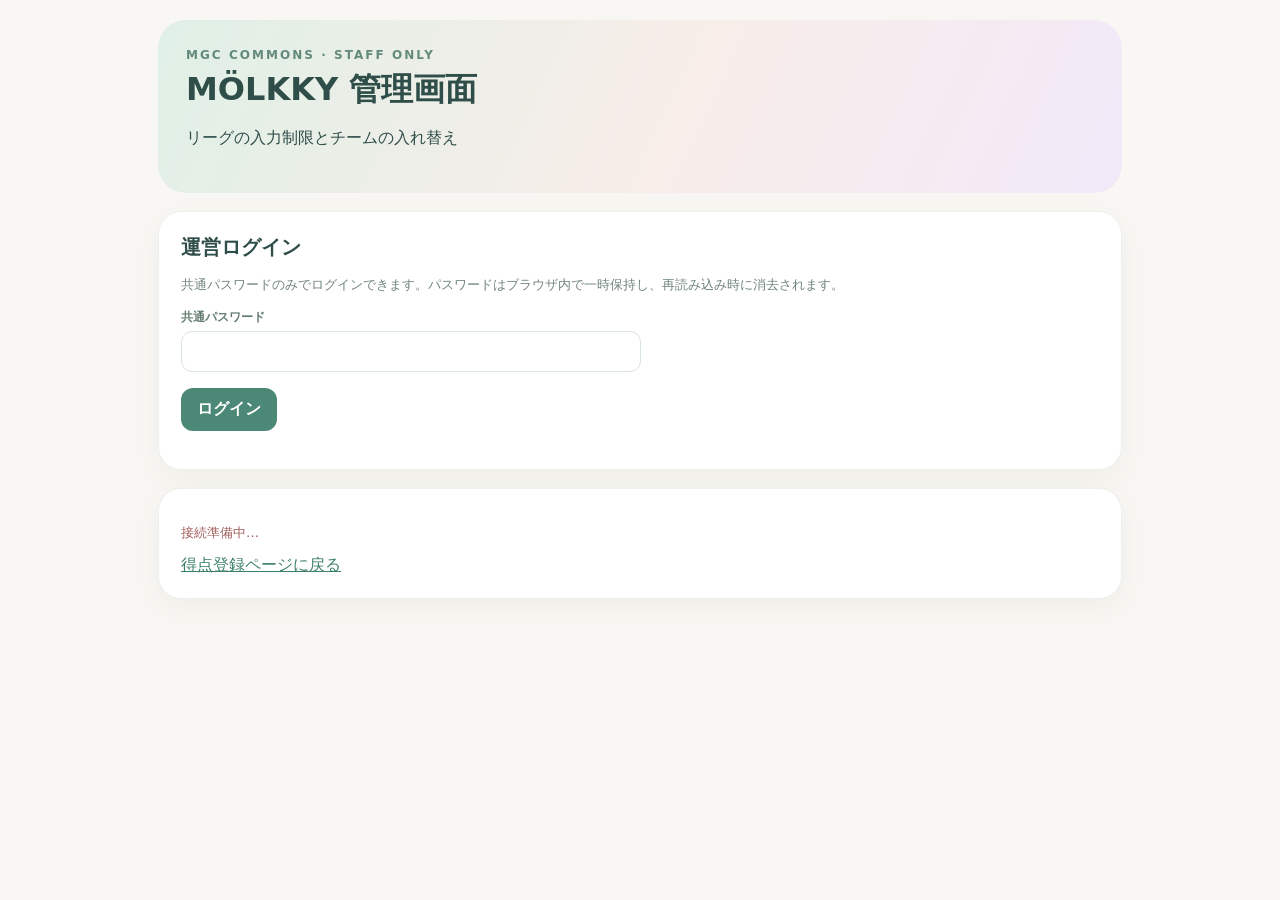
<file: admin.html>
<!doctype html><html lang="ja"><head><meta charset="utf-8"><meta name="viewport" content="width=device-width,initial-scale=1"><title>MÖLKKY DAYS | 運営管理</title><style>
:root{--ink:#304e49;--muted:#71847e;--green:#487e70}*{box-sizing:border-box}body{margin:0;background:#f9f7f3;color:var(--ink);font-family:'Hiragino Kaku Gothic ProN','Yu Gothic',system-ui,sans-serif}.shell{max-width:1000px;margin:auto;padding:20px 18px 60px}.hero{background:linear-gradient(115deg,#e0f0e6,#f8ede9 55%,#f1e9f9);border-radius:28px;padding:28px}.hero h1{margin:6px 0}.eyebrow{font-size:12px;letter-spacing:.17em;font-weight:900;color:#648a7b}.panel{background:white;border:1px solid #edf0eb;border-radius:23px;padding:22px;margin-top:18px;box-shadow:0 9px 30px #3c5c4810}.sub{color:var(--muted);font-size:13px;line-height:1.7}.grid{display:grid;grid-template-columns:repeat(2,minmax(0,1fr));gap:13px}.league{border:1px solid #e2ece5;border-radius:18px;background:#fffdfa;padding:17px}.league:nth-child(4n+2){background:#fff8f7}.league:nth-child(4n+3){background:#f7fbf8}.league:nth-child(4n+4){background:#faf8ff}h2{margin:0 0 10px;font-size:20px}h3{margin:0 0 10px}label{display:block;font-size:12px;color:#667e72;font-weight:800;margin:10px 0 5px}input,select{font:inherit;padding:10px;border:1px solid #d8e5dc;border-radius:11px;background:white;color:var(--ink);width:100%}button{font:inherit;cursor:pointer;background:#4b8976;border:0;border-radius:12px;color:white;padding:11px 16px;font-weight:800}button.light{background:#e9f3ed;color:#386d5c}button.rose{background:#fbe9e8;color:#9b6260}button:disabled{opacity:.5;cursor:not-allowed}.row{display:flex;align-items:center;gap:10px;flex-wrap:wrap}.row>*{flex:1}.hidden{display:none!important}.tag{background:#e5f1e9;border-radius:30px;padding:5px 9px;font-size:11px;font-weight:800}.teams{font-size:12px;line-height:1.7;color:#668078;min-height:50px}.switch{display:flex;align-items:center;gap:7px;font-weight:800}.switch input{width:auto}#message{font-size:13px;color:#a15e5b;white-space:pre-wrap}.box{max-width:460px}a{color:#3c806a}@media(max-width:700px){.grid{grid-template-columns:1fr}.panel{padding:16px}}
</style></head><body><main class="shell"><header class="hero"><div class="eyebrow">MGC COMMONS · STAFF ONLY</div><h1>MÖLKKY 管理画面</h1><p>リーグの入力制限とチームの入れ替え</p></header>
<section class="panel" id="loginPanel"><h2>運営ログイン</h2><p class="sub">共通パスワードのみでログインできます。パスワードはブラウザ内で一時保持し、再読み込み時に消去されます。</p><div class="box"><label>共通パスワード</label><input id="password" type="password" autocomplete="current-password"><p><button id="login">ログイン</button></p></div></section>
<div id="adminPanel" class="hidden"><section class="panel"><div class="row"><div><h2>リーグ別の入力設定</h2><div class="sub">開始・終了日時は日本時間で入力。空欄なら日時制限なし。入力OFFなら即時ロックします。</div></div><div style="text-align:right"><button class="light" id="logout">ログアウト</button></div></div><div class="grid" id="leagues"></div></section>
<section class="panel"><h2>リーグ別の記録を削除</h2><p class="sub">練習で作成した試合をリーグ単位で完全に削除し、「第1試合を開始する」前の状態に戻します。得点・投球履歴・勝者・タイマーを削除します。チーム構成や入力制限は変更しません。<strong>この操作は元に戻せません。</strong></p><div class="grid" id="resetLeagues"></div></section>
<section class="panel"><h2>チームの入れ替え</h2><p class="sub">リーグ間で1チームずつ交換します。交換先・交換元の両リーグで試合が開始されている場合は変更できません。人数はA～Gが4チーム、Hが3チームのまま維持されます。</p><div class="grid"><div><label>交換元リーグ</label><select id="fromLeague"></select><label>交換するチーム</label><select id="fromTeam"></select></div><div><label>交換先リーグ</label><select id="toLeague"></select><label>交換するチーム</label><select id="toTeam"></select></div></div><p><button id="swap">2チームを交換する</button></p></section></div><section class="panel"><p id="message" role="status">接続準備中…</p><a href="./index.html">得点登録ページに戻る</a></section></main>
<script type="module">
import {createClient} from 'https://esm.sh/@supabase/supabase-js@2';
const supabase=createClient('https://lejycjqmigukhdppbdbe.supabase.co','sb_publishable_uTkkThPaCAKf_bQJWF5pig_dWGvMwcZ');
const $=id=>document.getElementById(id);let leagues=[];let adminPassword=null;const esc=s=>String(s??'').replace(/[&<>"']/g,c=>({'&':'&amp;','<':'&lt;','>':'&gt;','"':'&quot;',"'":'&#39;'}[c]));
const msg=s=>$('message').textContent=s;const dt=s=>s?new Date(s).toLocaleString('sv-SE',{timeZone:'Asia/Tokyo'}).slice(0,16).replace(' ','T'):'';
const utc=s=>s?new Date(s+'+09:00').toISOString():null;
async function check(){
  const logged=!!adminPassword;
  $('loginPanel').classList.toggle('hidden',logged);
  $('adminPanel').classList.toggle('hidden',!logged);
  if(logged)await refresh();else msg('共通パスワードを入力してください');
}
async function refresh(){const {data,error}=await supabase.from('molkky_leagues').select('*').order('league');if(error){msg(error.message);return}leagues=data||[];render();msg('設定を読み込みました')}
function render(){const oldFrom=$('fromLeague').value,oldTo=$('toLeague').value;$('leagues').innerHTML=leagues.map(l=>`<div class="league"><div class="row"><h3>LEAGUE ${l.league}</h3><span class="tag">${l.teams.length} TEAMS</span></div><div class="teams">${l.teams.map(esc).join(' ／ ')}</div><label class="switch"><input type="checkbox" id="on${l.league}" ${l.enabled?'checked':''}>入力を許可する</label><label>入力開始（日本時間）</label><input type="datetime-local" id="start${l.league}" value="${dt(l.open_at)}"><label>入力終了（日本時間）</label><input type="datetime-local" id="end${l.league}" value="${dt(l.close_at)}"><p><button class="light" data-save="${l.league}">このリーグの設定を保存</button></p></div>`).join('');document.querySelectorAll('[data-save]').forEach(b=>b.onclick=()=>save(b.dataset.save));for(const id of ['fromLeague','toLeague'])$(id).innerHTML=leagues.map(l=>`<option value="${l.league}">${l.league}リーグ</option>`).join('');$('fromLeague').value=oldFrom||'D';$('toLeague').value=oldTo||'E';renderTeams();renderResetButtons()}
function renderTeams(){for(const [leagueId,teamId] of [['fromLeague','fromTeam'],['toLeague','toTeam']]){const l=leagues.find(x=>x.league===$(leagueId).value);$(teamId).innerHTML=(l?.teams||[]).map((t,i)=>`<option value="${i}">${esc(t)}</option>`).join('')}}
$('fromLeague').onchange=renderTeams;$('toLeague').onchange=renderTeams;
async function save(l){const enabled=$('on'+l).checked,open_at=utc($('start'+l).value),close_at=utc($('end'+l).value);if(open_at&&close_at&&open_at>close_at){msg('終了日時は開始日時より後にしてください');return}if(!confirm(l+'リーグの入力設定を変更しますか？'))return;const {error}=await supabase.rpc('molkky_admin_set_league',{p_league:l,p_enabled:enabled,p_open_at:open_at,p_close_at:close_at,p_password:adminPassword});if(error){msg('保存失敗：'+error.message);return}await refresh();msg(l+'リーグの設定を保存しました')}
$('swap').onclick=async()=>{const a=$('fromLeague').value,b=$('toLeague').value,ai=+$('fromTeam').value,bi=+$('toTeam').value;if(a===b){msg('異なるリーグを選択してください');return}if(!confirm(`${a}リーグと${b}リーグの選択したチームを交換しますか？`))return;const {error}=await supabase.rpc('molkky_admin_swap_teams',{p_league_a:a,p_index_a:ai,p_league_b:b,p_index_b:bi,p_password:adminPassword});if(error){msg('交換失敗：'+error.message);return}await refresh();msg('チームを交換しました')};
function renderResetButtons(){
  $('resetLeagues').innerHTML=leagues.map(l=>`<div class="league"><div class="row"><strong>LEAGUE ${l.league}</strong><button type="button" class="rose" data-reset="${l.league}">記録を削除</button></div><div class="sub">${l.teams.length}チーム｜このリーグの全試合を未開始に戻す</div></div>`).join('');
  document.querySelectorAll('[data-reset]').forEach(b=>b.onclick=()=>resetLeague(b.dataset.reset));
}
async function resetLeague(league){
  if(!confirm(`${league}リーグの記録を本当に削除しますか？\n第1試合から決定戦まで、確定した勝者・得点・履歴・タイマーをすべて削除します。\n他リーグやチーム構成は変更しません。`))return;
  const button=document.querySelector(`[data-reset="${league}"]`);
  if(button)button.disabled=true;
  try{
    const {data,error}=await supabase.rpc('molkky_admin_reset_league',{p_league:league,p_password:adminPassword});
    if(error)throw error;
    if(!data?.verified_empty)throw new Error('削除後の確認に失敗しました');
    await refresh();
    msg(`${league}リーグの全記録を削除しました（${data.deleted_matches}試合）。確定済みの勝者も消去し、第1試合開始前に戻しました。`);
  }catch(e){msg('記録削除に失敗しました：'+e.message)}
  finally{if(button)button.disabled=false}
}
$('login').onclick=async()=>{
  const pw=$('password').value;
  const {data,error}=await supabase.rpc('molkky_check_admin_password',{p_password:pw});
  if(error||!data){msg('パスワードが正しくありません');return}
  adminPassword=pw;$('password').value='';await check();
};
$('password').addEventListener('keydown',e=>{if(e.key==='Enter')$('login').click()});
$('logout').onclick=async()=>{adminPassword=null;await check()};
check();
</script></body></html>
</file>
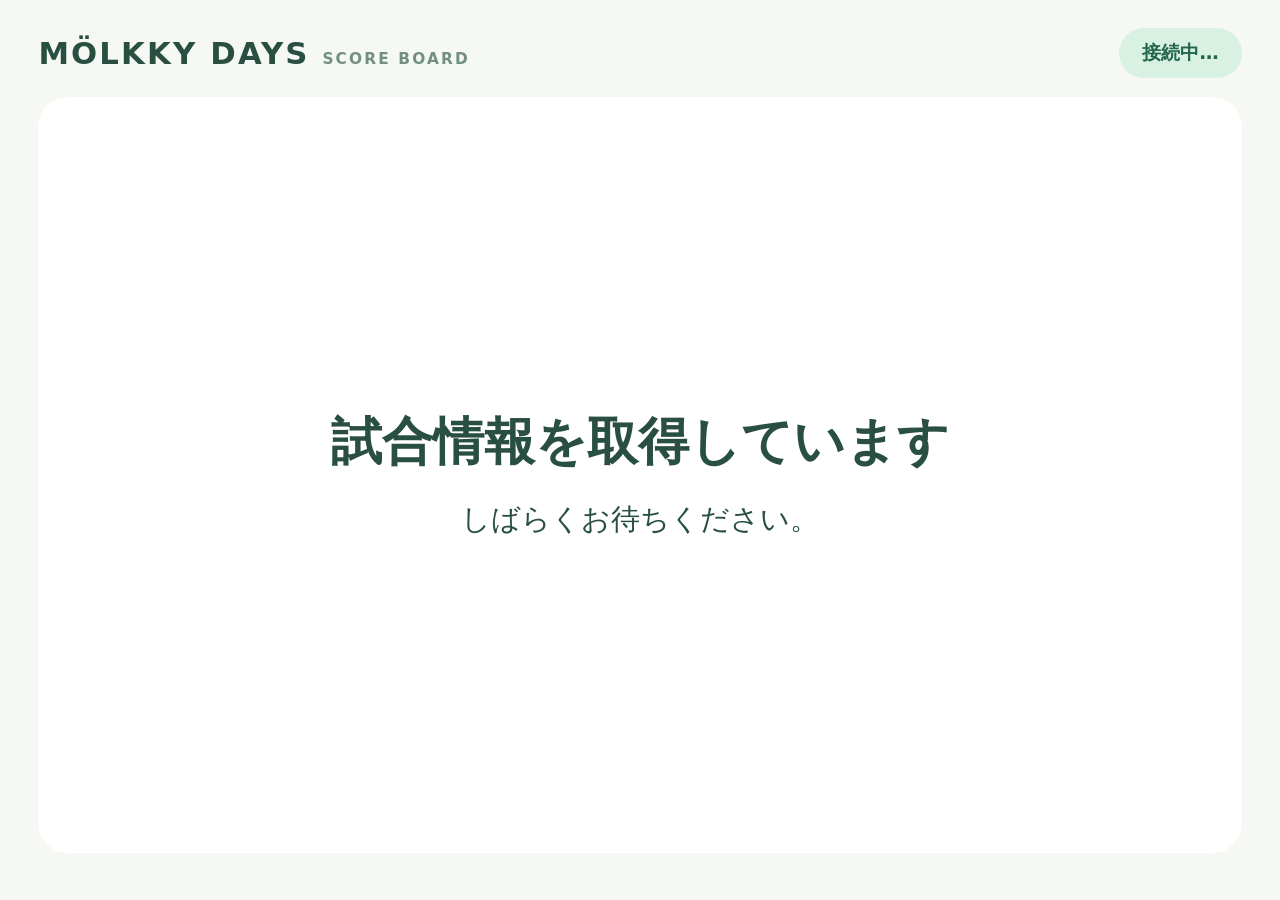
<file: display.html>
<!doctype html><html lang="ja"><head><meta charset="utf-8"><meta name="viewport" content="width=device-width,initial-scale=1"><title>MÖLKKY DAYS | 得点投影</title><style>
:root{--ink:#294f43;--green:#247a60;--soft:#e8f5ec;--line:#dce9df}*{box-sizing:border-box}body{margin:0;background:#f6f8f4;color:var(--ink);font-family:'Yu Gothic','Hiragino Kaku Gothic ProN',system-ui,sans-serif}.page{min-height:100vh;padding:2.2vw 3vw;display:flex;flex-direction:column;gap:1.5vw}.head{display:flex;justify-content:space-between;align-items:center;gap:20px}.brand{font-size:clamp(22px,2.4vw,42px);font-weight:900;letter-spacing:.07em}.pill{background:#d9f1e3;color:#22664b;border-radius:99px;padding:12px 23px;font-weight:900;font-size:clamp(17px,1.5vw,28px)}.title{font-size:clamp(25px,3.1vw,58px);font-weight:900}.sub{font-size:clamp(16px,1.5vw,28px);color:#648175}.scoregrid{flex:1;display:grid;grid-template-columns:repeat(2,minmax(0,1fr));gap:1.5vw;align-content:stretch}.team{background:#fff;border:3px solid #e0eae1;border-radius:28px;padding:2vw;display:flex;flex-direction:column;justify-content:center;min-height:190px}.team.active{background:#e4f5e9;border:5px solid #27845b;box-shadow:0 10px 30px #267d4b22}.team.winner{background:#fff0db;border-color:#d8a25e}.teamname{font-weight:900;font-size:clamp(22px,2.5vw,49px);line-height:1.3;overflow-wrap:anywhere}.score{font-size:clamp(74px,10vw,190px);font-weight:900;line-height:1.08;text-align:center;font-variant-numeric:tabular-nums}.score small{font-size:.23em;color:#82968a}.hint{font-size:clamp(16px,1.4vw,27px);font-weight:800;color:#357759}.foot{display:flex;justify-content:space-between;gap:15px;align-items:center;font-size:clamp(16px,1.35vw,26px);color:#57776b}.timer{font-size:clamp(40px,5.2vw,94px);font-weight:900;font-variant-numeric:tabular-nums;color:#26785d;line-height:1.1;background:#e3f3e9;border:3px solid #c2e4d0;border-radius:22px;padding:12px 26px;white-space:nowrap}.timer.ended{color:#b34b4b;background:#fff0ed;border-color:#f1ccc6}.message{flex:1;display:flex;flex-direction:column;align-items:center;justify-content:center;text-align:center;background:white;border-radius:30px;padding:4vw;gap:20px}.message strong{font-size:clamp(34px,4vw,76px)}.message p{font-size:clamp(20px,2.3vw,44px);line-height:1.5;margin:0}.error{color:#9b4949}.hidden{display:none!important}@media(max-width:700px){.page{padding:16px;gap:16px}.scoregrid{grid-template-columns:1fr;gap:12px}.team{padding:15px;min-height:135px}.score{font-size:74px}.head{flex-wrap:wrap}.foot{flex-wrap:wrap}}

.match-top{position:sticky;top:0;z-index:10;display:flex;align-items:center;justify-content:space-between;gap:12px;background:#f6f8f4;padding:8px 0;box-shadow:0 5px 8px -8px #294f43}.match-top>div:first-child{min-width:0}.match-top .timer{flex-shrink:0;font-size:clamp(40px,5.2vw,94px)}@media(max-width:700px){.match-top{flex-wrap:wrap;gap:6px}.match-top .timer{width:100%;text-align:center;font-size:clamp(38px,9vw,65px);padding:8px 12px}}
</style></head><body><main class="page"><header class="head"><div class="brand">MÖLKKY DAYS <span style="font-size:.5em;color:#719080">SCORE BOARD</span></div><div class="pill" id="status">接続中…</div></header><section id="matchView" class="hidden" style="flex:1;display:flex;flex-direction:column;gap:1.5vw"><div class="match-top"><div><div class="title" id="matchTitle"></div><div class="sub" id="matchSub"></div></div><div class="timer" id="timer" aria-live="off">--:--</div></div><div class="scoregrid" id="scores"></div><footer class="foot"><div id="turnInfo"></div></footer></section><section id="emptyView" class="message"><strong id="emptyTitle">試合情報を取得しています</strong><p id="emptyText">しばらくお待ちください。</p></section><div class="sub" style="text-align:right" id="updated"></div></main><script type="module">
import {createClient} from 'https://esm.sh/@supabase/supabase-js@2';
const supabase=createClient('https://lejycjqmigukhdppbdbe.supabase.co','sb_publishable_uTkkThPaCAKf_bQJWF5pig_dWGvMwcZ',{realtime:{params:{eventsPerSecond:10}}});
const dates={A:'2026-12-03',B:'2026-12-02',C:'2026-11-16',D:'2026-11-19',E:'2026-11-25',F:'2026-12-04',G:'2026-11-11',H:'2026-12-01'};
const teams={A:['KENTOBU-H','経理グループ選抜','ラーニングサークル同窓会','team アミン'],B:['HPP①','逆スライダー','筋トレ部B','モルラボ'],C:['原田JAPAN','チーム26卒','情シス','2001'],D:['おでんにちくわぶ忘れないで','宮司さんと仲間たち','男子材料事業部','モルック組合'],E:['HPP②','優勝候補','KENTOBU-K','モフコーンS'],F:['KENTOBU-T','ZA!MU','筋トレ部A','チエの輪'],G:['LHS','おおまさり','さいさりす','名刺交換からお願いします'],H:['僕らのプラネット','MMOBTS','よっこら会']};
const $=id=>document.getElementById(id);const esc=s=>String(s??'').replace(/[&<>"']/g,c=>({'&':'&amp;','<':'&lt;','>':'&gt;','"':'&quot;',"'":'&#39;'}[c]));
let matches=[],offset=0,chosen=null,lastError=false;const now=()=>Date.now()+offset;const localDate=()=>new Intl.DateTimeFormat('en-CA',{timeZone:'Asia/Tokyo',year:'numeric',month:'2-digit',day:'2-digit'}).format(new Date(now()));
const roundName=m=>m.round_number===(m.league==='H'?3:4)?'リーグ決定戦':`第${m.round_number}試合`;
function choose(){const active=matches.filter(m=>m.winner==null&&m.timer_started_at!=null);if(active.length){active.sort((a,b)=>{const aToday=dates[a.league]===localDate()?1:0,bToday=dates[b.league]===localDate()?1:0;return bToday-aToday||Date.parse(b.timer_started_at)-Date.parse(a.timer_started_at)||a.league.localeCompare(b.league)});return {type:'active',match:active[0]}}
 const today=localDate();const upcoming=Object.entries(dates).sort((a,b)=>a[1].localeCompare(b[1]));const next=upcoming.find(([l,d])=>d>=today)||upcoming[upcoming.length-1];return {type:'scheduled',league:next[0],date:next[1]}}
function render(){if(lastError)return;chosen=choose();$('updated').textContent='自動更新中 · '+new Date().toLocaleTimeString('ja-JP',{timeZone:'Asia/Tokyo'});if(chosen.type==='scheduled'){$('matchView').classList.add('hidden');$('emptyView').classList.remove('hidden');$('status').textContent='開催予定';$('emptyTitle').textContent=`${chosen.league}リーグ · ${chosen.date.slice(5).replace('-','/')} 開催`;$('emptyText').textContent='現在進行中の試合はありません。\n次回のリーグ戦の得点画面を待機しています。';$('emptyText').style.whiteSpace='pre-line';return}
 const m=chosen.match,order=Array.isArray(m.turn_order)&&m.turn_order.length===m.teams.length&&new Set(m.turn_order).size===m.teams.length&&m.turn_order.every(i=>Number.isInteger(i)&&i>=0&&i<m.teams.length)?m.turn_order:m.teams.map((_,i)=>i);const turn=order[(m.turn_index||0)%order.length];$('matchView').classList.remove('hidden');$('emptyView').classList.add('hidden');$('status').textContent='試合中';$('matchTitle').textContent=`${m.league}リーグ · ${roundName(m)}`;$('matchSub').textContent=`${dates[m.league].slice(5).replace('-','/')} 開催 · ${m.teams.length}チーム`;$('scores').innerHTML=order.map((i,j)=>`<article class="team ${i===turn?'active':''} ${m.winner===m.teams[i]?'winner':''}"><div class="teamname">${j+1}番 · ${esc(m.teams[i])}</div><div class="score">${Number(m.scores?.[i]??0)}<small> / 30</small></div><div class="hint">${i===turn?'● 投擲順：現在のチーム':'　'}</div></article>`).join('');$('turnInfo').textContent=`次の投擲：${m.teams[turn]}`;tick()}
function tick(){if(!chosen||chosen.type!=='active')return;const m=chosen.match;if(m.timer_paused_remaining_seconds!=null){$('timer').classList.remove('ended');$('timer').textContent='一時停止 '+fmt(m.timer_paused_remaining_seconds);return}const left=Math.max(0,Math.ceil((Number(m.timer_duration_seconds||900)*1000-(now()-Date.parse(m.timer_started_at)))/1000));$('timer').classList.toggle('ended',left===0);$('timer').textContent=left===0?'時間終了 00:00':'残り '+fmt(left)}
const fmt=s=>`${String(Math.floor(s/60)).padStart(2,'0')}:${String(Math.floor(s%60)).padStart(2,'0')}`;
async function refresh(){try{const {data,error}=await supabase.from('molkky_matches').select('id,league,round_number,teams,scores,winner,turn_index,turn_order,timer_started_at,timer_duration_seconds,timer_paused_remaining_seconds,updated_at');if(error)throw error;matches=data||[];lastError=false;render()}catch(e){console.error(e);lastError=true;$('matchView').classList.add('hidden');$('emptyView').classList.remove('hidden');$('status').textContent='接続エラー';$('emptyTitle').textContent='得点データを取得できません';$('emptyText').textContent='ネットワークとSupabaseの閲覧権限をご確認ください。'}}
async function clock(){try{const before=Date.now(),{data,error}=await supabase.rpc('molkky_server_time');if(!error&&data)offset=Date.parse(data)-(before+Date.now())/2}catch(e){console.warn(e)}}
await clock();await refresh();supabase.channel('molkky-display-live').on('postgres_changes',{event:'*',schema:'public',table:'molkky_matches'},()=>refresh()).subscribe();setInterval(refresh,5000);setInterval(tick,500);setInterval(clock,60000);
</script></body></html>
</file>
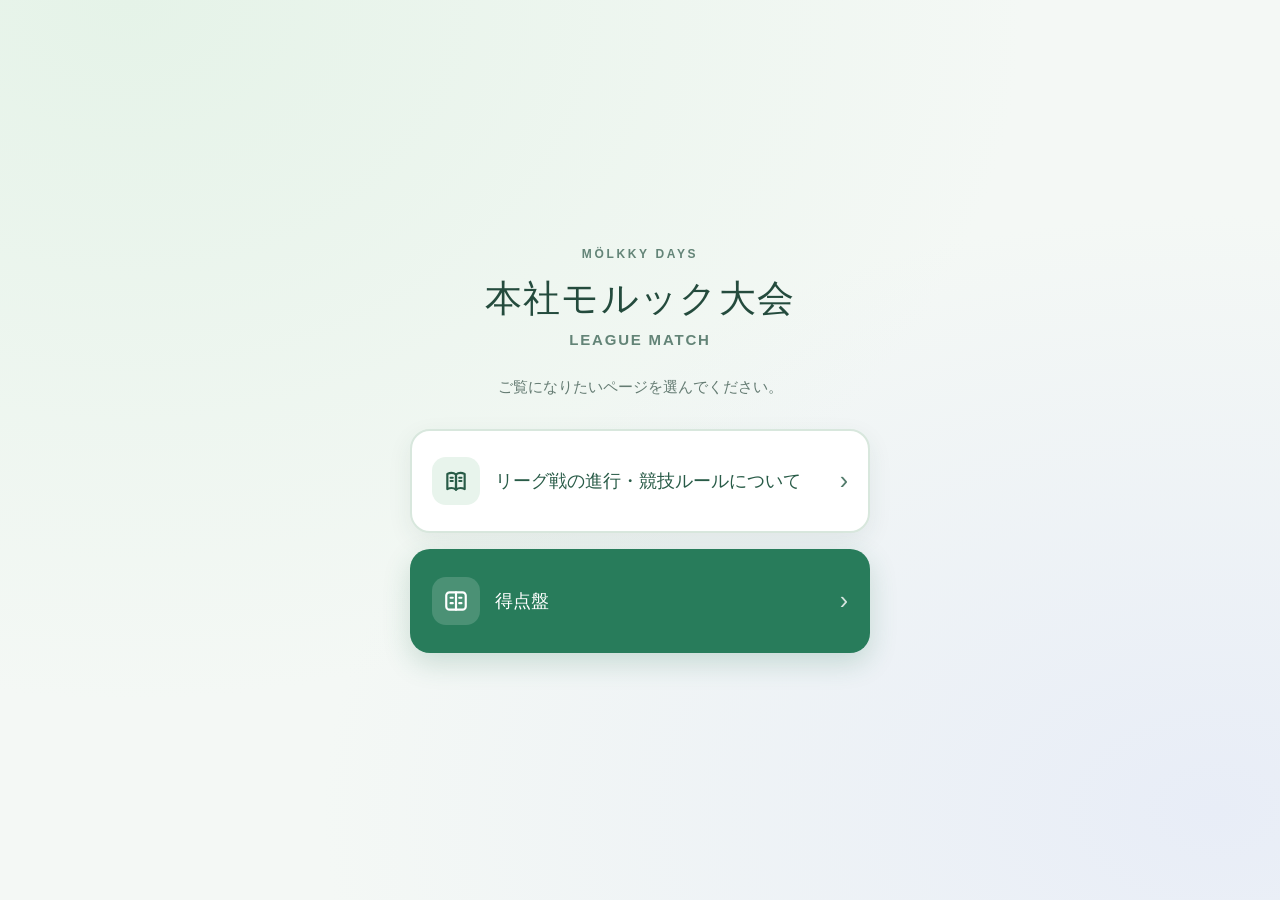
<file: qr.html>
<!doctype html>
<html lang="ja">
<head>
<meta charset="utf-8">
<meta name="viewport" content="width=device-width, initial-scale=1, viewport-fit=cover">
<meta name="theme-color" content="#f4f8f5">
<title>モルック大会｜ご案内</title>
<style>
:root{font-family:"Noto Sans JP","Hiragino Kaku Gothic ProN","Yu Gothic",Meiryo,sans-serif;color:#27473e;background:#f4f8f5;font-synthesis:none}
*{box-sizing:border-box}body{margin:0;min-height:100svh;background:radial-gradient(ellipse at 10% 0%,#e5f3e8 0%,transparent 55%),radial-gradient(ellipse at 95% 90%,#e8edf7 0%,transparent 52%),#f4f8f5;display:grid;place-items:center;padding:24px 16px}
main{width:min(100%,460px);text-align:center}.eyebrow{font-size:12px;font-weight:800;letter-spacing:.22em;color:#638477;margin:0 0 13px}h1{font-size:clamp(27px,7vw,37px);line-height:1.35;letter-spacing:.035em;margin:0;color:#244b3d}h1 span{display:block;font-size:15px;letter-spacing:.12em;color:#638477;margin-top:6px;font-weight:700}.lead{font-size:15px;line-height:1.8;color:#647b72;margin:22px 0 29px}.links{display:grid;gap:16px}.link{display:flex;align-items:center;text-align:left;gap:15px;min-height:104px;border-radius:20px;padding:22px 20px;text-decoration:none;border:2px solid transparent;box-shadow:0 8px 25px rgba(36,75,61,.08);transition:transform .15s,box-shadow .15s}.link:active{transform:scale(.985)}.link:focus-visible{outline:3px solid #2d8e68;outline-offset:4px}.rules{background:#fff;border-color:#d8e7dd;color:#285b47}.score{background:#287c5b;color:#fff;box-shadow:0 10px 28px rgba(35,116,82,.20)}.icon{display:grid;place-items:center;flex:none;width:48px;height:48px;border-radius:14px}.rules .icon{background:#e8f4ec}.score .icon{background:rgba(255,255,255,.16)}.content{flex:1;min-width:0}.label{font-size:18px;font-weight:800;line-height:1.45}.desc{font-size:12px;line-height:1.6;opacity:.8;margin-top:5px}.arrow{font-size:25px;font-weight:400;opacity:.8}.footer{font-size:12px;color:#8aa098;margin-top:33px;letter-spacing:.13em}svg{width:26px;height:26px;stroke:currentColor;stroke-width:2;fill:none;stroke-linecap:round;stroke-linejoin:round}@media(max-width:370px){.label{font-size:16px}.link{padding:18px 15px}.icon{width:42px;height:42px}}
</style>
</head>
<body>
<main>
<p class="eyebrow">MÖLKKY DAYS</p>
<h1>本社モルック大会<span>LEAGUE MATCH</span></h1>
<p class="lead">ご覧になりたいページを選んでください。</p>
<nav class="links" aria-label="大会メニュー">
<a class="link rules" href="./rules.html"><span class="icon" aria-hidden="true"><svg viewBox="0 0 24 24"><path d="M4 5.5C7 4 9.5 4 12 6v14c-2.5-2-5-2-8-.5z"/><path d="M20 5.5c-3-1.5-5.5-1.5-8 .5v14c2.5-2 5-2 8-.5z"/><path d="M7 9h2M15 9h2M7 12h2M15 12h2"/></svg></span><span class="content"><span class="label">リーグ戦の進行・競技ルールについて</span></span><span class="arrow" aria-hidden="true">›</span></a>
<a class="link score" href="./display.html"><span class="icon" aria-hidden="true"><svg viewBox="0 0 24 24"><rect x="3" y="4" width="18" height="16" rx="3"/><path d="M12 4v16M7 9h2M15 9h2M7 14h2M15 14h2"/></svg></span><span class="content"><span class="label">得点盤</span></span><span class="arrow" aria-hidden="true">›</span></a>
</nav>

</main>
</body>
</html>
</file>
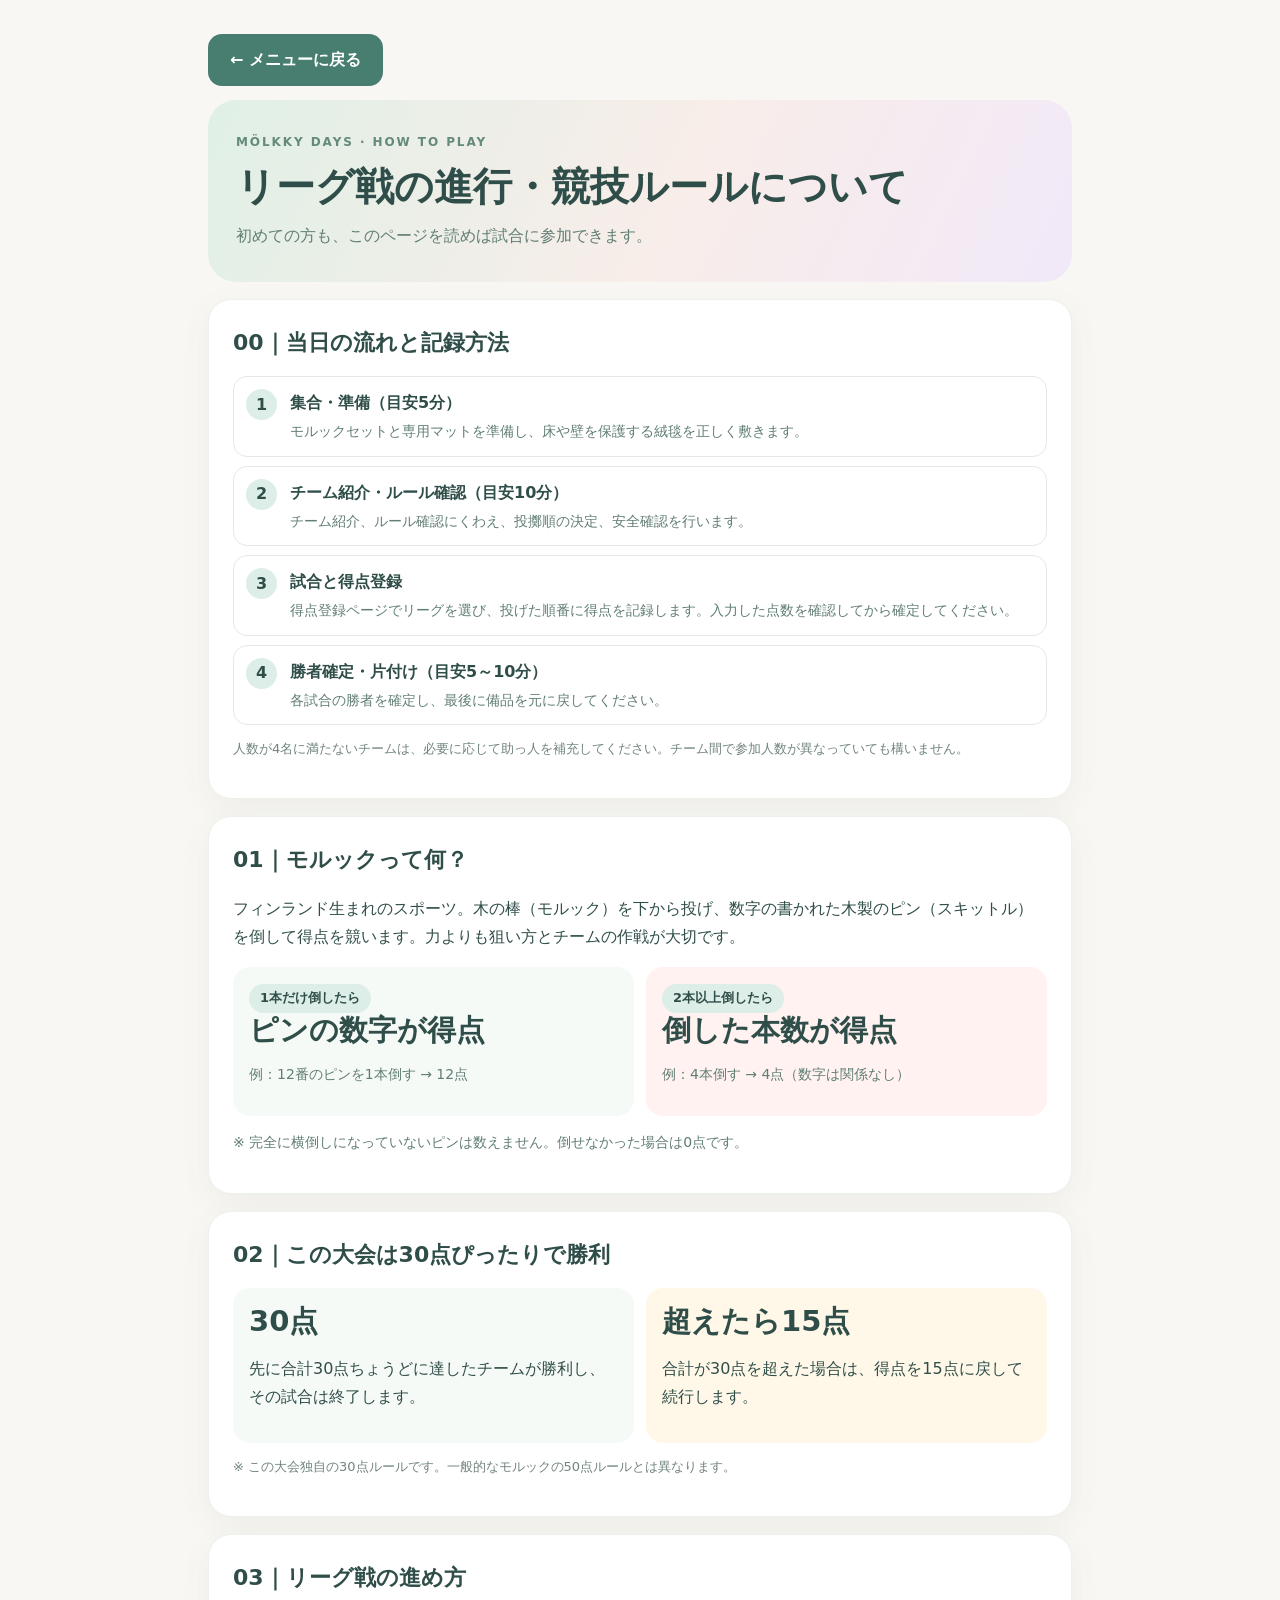
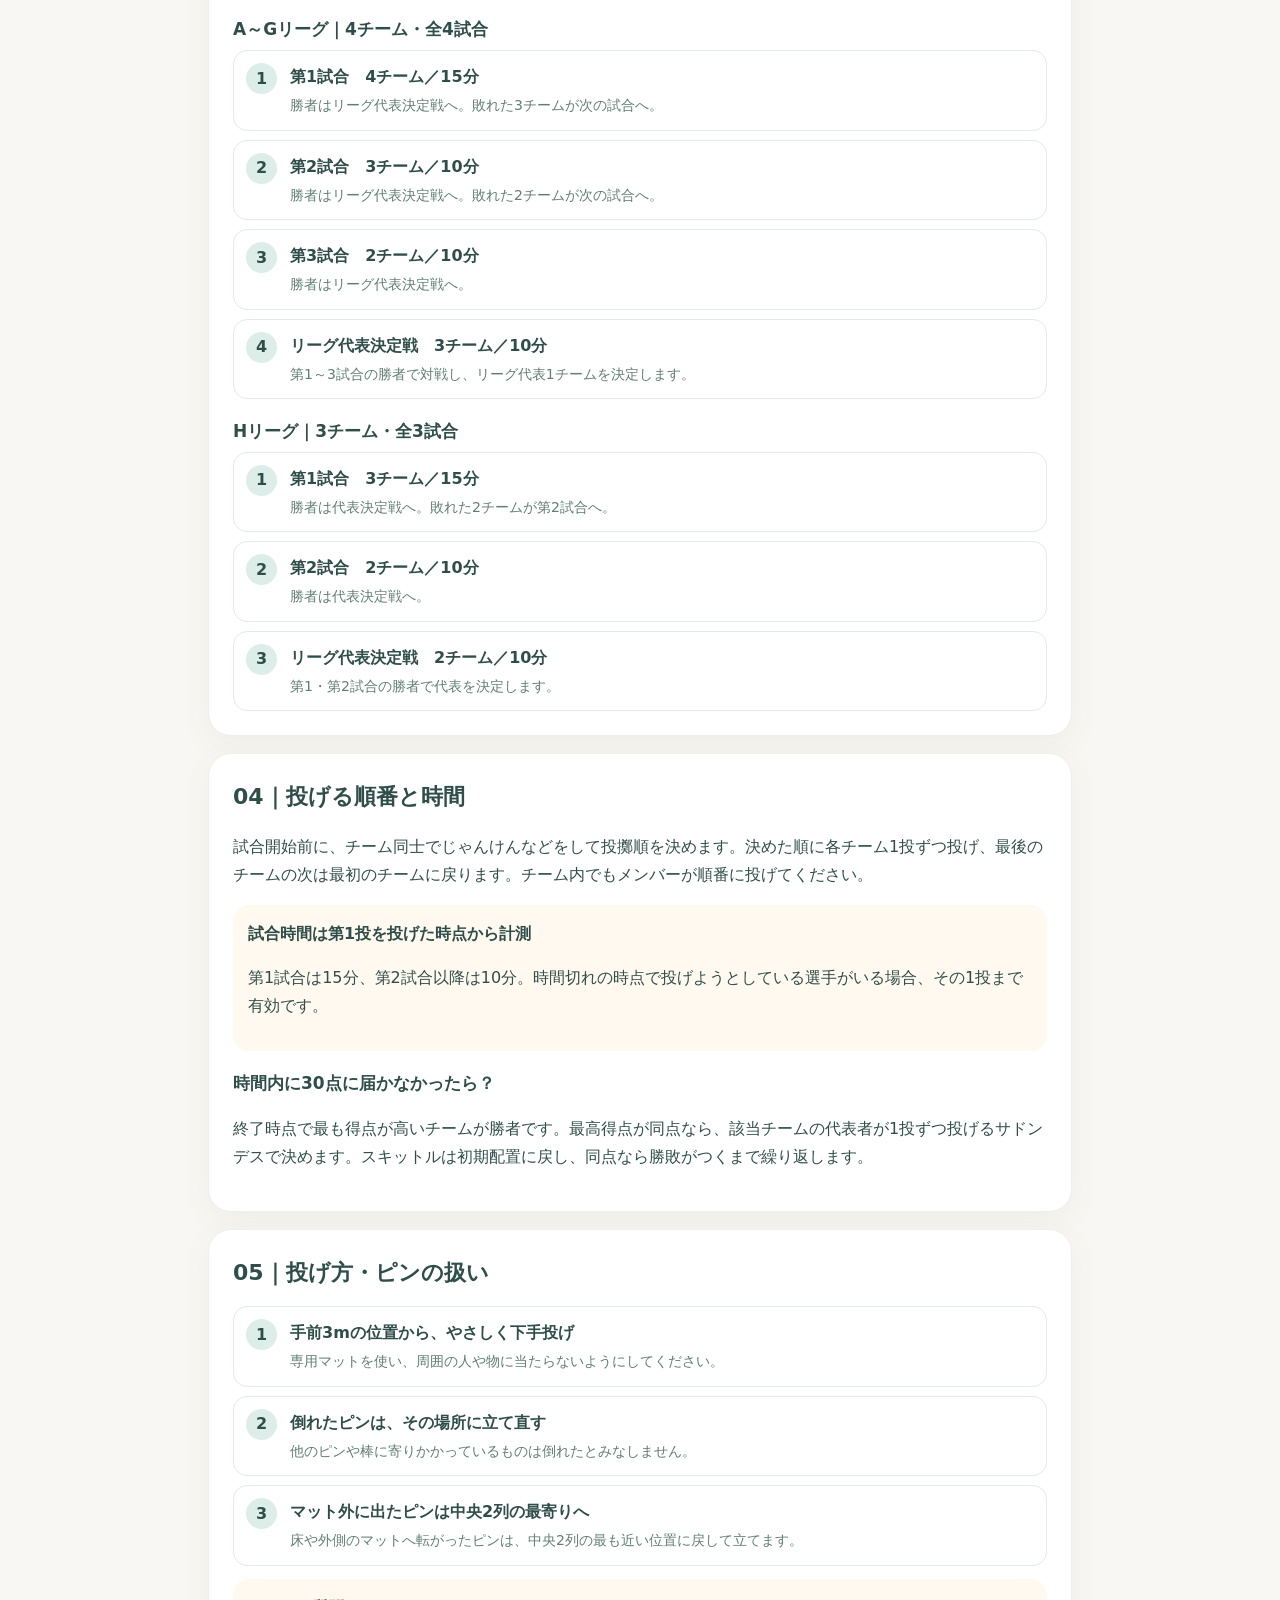
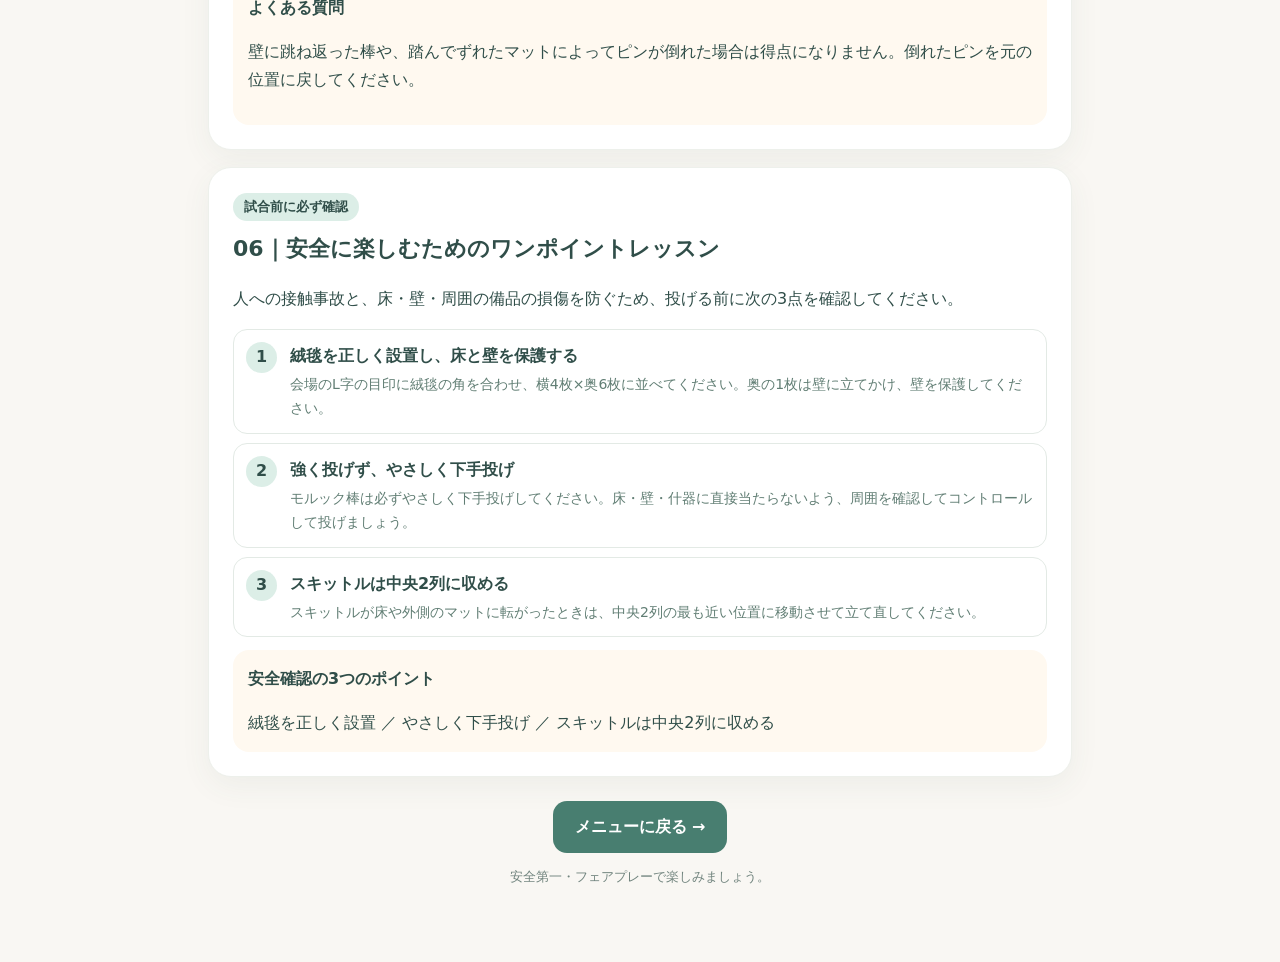
<file: rules.html>
<!doctype html><html lang="ja"><head><meta charset="utf-8"><meta name="viewport" content="width=device-width,initial-scale=1"><title>リーグ戦の進行・競技ルール | MÖLKKY DAYS</title><style>
:root{--ink:#304e49;--muted:#71847e;--green:#487e70;--mint:#dceee7;--pink:#ffe7e4;--cream:#fff9f0;--line:#e3eae5;--purple:#ede6f7}*{box-sizing:border-box}body{margin:0;background:#f9f7f3;color:var(--ink);font-family:'Hiragino Kaku Gothic ProN','Yu Gothic',system-ui,sans-serif;line-height:1.75}.shell{max-width:900px;margin:auto;padding:20px 18px 60px}.hero{border-radius:28px;background:linear-gradient(115deg,#e0f0e6,#f8ede9 55%,#f1e9f9);padding:32px 28px}.eyebrow{font-size:12px;letter-spacing:.16em;font-weight:900;color:#648a7b}.hero h1{font-size:clamp(26px,5vw,39px);line-height:1.35;margin:8px 0}.hero p{margin:0;color:#617e74}.panel{background:#fff;border:1px solid #edf0eb;border-radius:23px;padding:24px;margin-top:17px;box-shadow:0 9px 30px #3c5c4810}h2{font-size:22px;margin:0 0 14px}h3{font-size:17px;margin:18px 0 5px}.pill{display:inline-block;border-radius:99px;padding:3px 11px;background:var(--mint);font-size:13px;font-weight:800}.grid{display:grid;grid-template-columns:repeat(2,minmax(0,1fr));gap:12px}.tile{padding:16px;border-radius:17px;background:#f6faf7}.tile.pink{background:#fff2f0}.tile.purple{background:#f6f1fb}.tile.cream{background:#fff8e9}.big{font-size:29px;font-weight:900;line-height:1.2}.small{font-size:14px;color:#617e74}.steps{display:grid;gap:9px}.step{display:flex;gap:13px;align-items:flex-start;border:1px solid var(--line);padding:12px;border-radius:14px}.num{flex:none;width:31px;height:31px;display:grid;place-items:center;background:var(--mint);border-radius:50%;font-weight:900}.step b{display:block}.step p{margin:2px 0 0;font-size:14px;color:#617e74}.callout{padding:15px;background:var(--cream);border-radius:16px}.btn{display:inline-block;text-decoration:none;background:var(--green);color:white;border-radius:14px;padding:12px 22px;font-weight:800}.top{display:flex;justify-content:flex-start;margin:14px 0}.muted{color:var(--muted);font-size:13px}.footer{margin-top:24px;text-align:center}@media(max-width:580px){.grid{grid-template-columns:1fr}.panel{padding:19px}.hero{padding:26px 20px}h2{font-size:20px}}</style></head><body><main class="shell"><div class="top"><a class="btn" href="./qr.html">← メニューに戻る</a></div><header class="hero"><div class="eyebrow">MÖLKKY DAYS · HOW TO PLAY</div><h1>リーグ戦の進行・競技ルールについて</h1><p>初めての方も、このページを読めば試合に参加できます。</p></header>
<section class="panel"><h2>00｜当日の流れと記録方法</h2><div class="steps"><div class="step"><span class="num">1</span><div><b>集合・準備（目安5分）</b><p>モルックセットと専用マットを準備し、床や壁を保護する絨毯を正しく敷きます。</p></div></div><div class="step"><span class="num">2</span><div><b>チーム紹介・ルール確認（目安10分）</b><p>チーム紹介、ルール確認にくわえ、投擲順の決定、安全確認を行います。</p></div></div><div class="step"><span class="num">3</span><div><b>試合と得点登録</b><p>得点登録ページでリーグを選び、投げた順番に得点を記録します。入力した点数を確認してから確定してください。</p></div></div><div class="step"><span class="num">4</span><div><b>勝者確定・片付け（目安5～10分）</b><p>各試合の勝者を確定し、最後に備品を元に戻してください。</p></div></div></div><p class="muted">人数が4名に満たないチームは、必要に応じて助っ人を補充してください。チーム間で参加人数が異なっていても構いません。</p></section>
<section class="panel"><h2>01｜モルックって何？</h2><p>フィンランド生まれのスポーツ。木の棒（モルック）を下から投げ、数字の書かれた木製のピン（スキットル）を倒して得点を競います。力よりも狙い方とチームの作戦が大切です。</p><div class="grid"><div class="tile"><span class="pill">1本だけ倒したら</span><div class="big">ピンの数字が得点</div><p class="small">例：12番のピンを1本倒す → 12点</p></div><div class="tile pink"><span class="pill">2本以上倒したら</span><div class="big">倒した本数が得点</div><p class="small">例：4本倒す → 4点（数字は関係なし）</p></div></div><p class="small">※ 完全に横倒しになっていないピンは数えません。倒せなかった場合は0点です。</p></section>
<section class="panel"><h2>02｜この大会は30点ぴったりで勝利</h2><div class="grid"><div class="tile"><div class="big">30点</div><p>先に合計30点ちょうどに達したチームが勝利し、その試合は終了します。</p></div><div class="tile cream"><div class="big">超えたら15点</div><p>合計が30点を超えた場合は、得点を15点に戻して続行します。</p></div></div><p class="muted">※ この大会独自の30点ルールです。一般的なモルックの50点ルールとは異なります。</p></section>
<section class="panel"><h2>03｜リーグ戦の進め方</h2><h3>A～Gリーグ｜4チーム・全4試合</h3><div class="steps"><div class="step"><span class="num">1</span><div><b>第1試合　4チーム／15分</b><p>勝者はリーグ代表決定戦へ。敗れた3チームが次の試合へ。</p></div></div><div class="step"><span class="num">2</span><div><b>第2試合　3チーム／10分</b><p>勝者はリーグ代表決定戦へ。敗れた2チームが次の試合へ。</p></div></div><div class="step"><span class="num">3</span><div><b>第3試合　2チーム／10分</b><p>勝者はリーグ代表決定戦へ。</p></div></div><div class="step"><span class="num">4</span><div><b>リーグ代表決定戦　3チーム／10分</b><p>第1～3試合の勝者で対戦し、リーグ代表1チームを決定します。</p></div></div></div><h3>Hリーグ｜3チーム・全3試合</h3><div class="steps"><div class="step"><span class="num">1</span><div><b>第1試合　3チーム／15分</b><p>勝者は代表決定戦へ。敗れた2チームが第2試合へ。</p></div></div><div class="step"><span class="num">2</span><div><b>第2試合　2チーム／10分</b><p>勝者は代表決定戦へ。</p></div></div><div class="step"><span class="num">3</span><div><b>リーグ代表決定戦　2チーム／10分</b><p>第1・第2試合の勝者で代表を決定します。</p></div></div></div></section>
<section class="panel"><h2>04｜投げる順番と時間</h2><p>試合開始前に、チーム同士でじゃんけんなどをして投擲順を決めます。決めた順に各チーム1投ずつ投げ、最後のチームの次は最初のチームに戻ります。チーム内でもメンバーが順番に投げてください。</p><div class="callout"><b>試合時間は第1投を投げた時点から計測</b><p>第1試合は15分、第2試合以降は10分。時間切れの時点で投げようとしている選手がいる場合、その1投まで有効です。</p></div><h3>時間内に30点に届かなかったら？</h3><p>終了時点で最も得点が高いチームが勝者です。最高得点が同点なら、該当チームの代表者が1投ずつ投げるサドンデスで決めます。スキットルは初期配置に戻し、同点なら勝敗がつくまで繰り返します。</p></section>
<section class="panel"><h2>05｜投げ方・ピンの扱い</h2><div class="steps"><div class="step"><span class="num">1</span><div><b>手前3mの位置から、やさしく下手投げ</b><p>専用マットを使い、周囲の人や物に当たらないようにしてください。</p></div></div><div class="step"><span class="num">2</span><div><b>倒れたピンは、その場所に立て直す</b><p>他のピンや棒に寄りかかっているものは倒れたとみなしません。</p></div></div><div class="step"><span class="num">3</span><div><b>マット外に出たピンは中央2列の最寄りへ</b><p>床や外側のマットへ転がったピンは、中央2列の最も近い位置に戻して立てます。</p></div></div></div><div class="callout" style="margin-top:13px"><b>よくある質問</b><p>壁に跳ね返った棒や、踏んでずれたマットによってピンが倒れた場合は得点になりません。倒れたピンを元の位置に戻してください。</p></div></section>
<section class="panel" id="safety"><span class="pill">試合前に必ず確認</span><h2 style="margin-top:9px">06｜安全に楽しむためのワンポイントレッスン</h2><p>人への接触事故と、床・壁・周囲の備品の損傷を防ぐため、投げる前に次の3点を確認してください。</p><div class="steps"><div class="step"><span class="num">1</span><div><b>絨毯を正しく設置し、床と壁を保護する</b><p>会場のL字の目印に絨毯の角を合わせ、横4枚×奥6枚に並べてください。奥の1枚は壁に立てかけ、壁を保護してください。</p></div></div><div class="step"><span class="num">2</span><div><b>強く投げず、やさしく下手投げ</b><p>モルック棒は必ずやさしく下手投げしてください。床・壁・什器に直接当たらないよう、周囲を確認してコントロールして投げましょう。</p></div></div><div class="step"><span class="num">3</span><div><b>スキットルは中央2列に収める</b><p>スキットルが床や外側のマットに転がったときは、中央2列の最も近い位置に移動させて立て直してください。</p></div></div></div><div class="callout" style="margin-top:13px"><b>安全確認の3つのポイント</b><p style="margin-bottom:0">絨毯を正しく設置 ／ やさしく下手投げ ／ スキットルは中央2列に収める</p></div></section>

<div class="footer"><a class="btn" href="./qr.html">メニューに戻る →</a><p class="muted">安全第一・フェアプレーで楽しみましょう。</p></div></main></body></html>
</file>
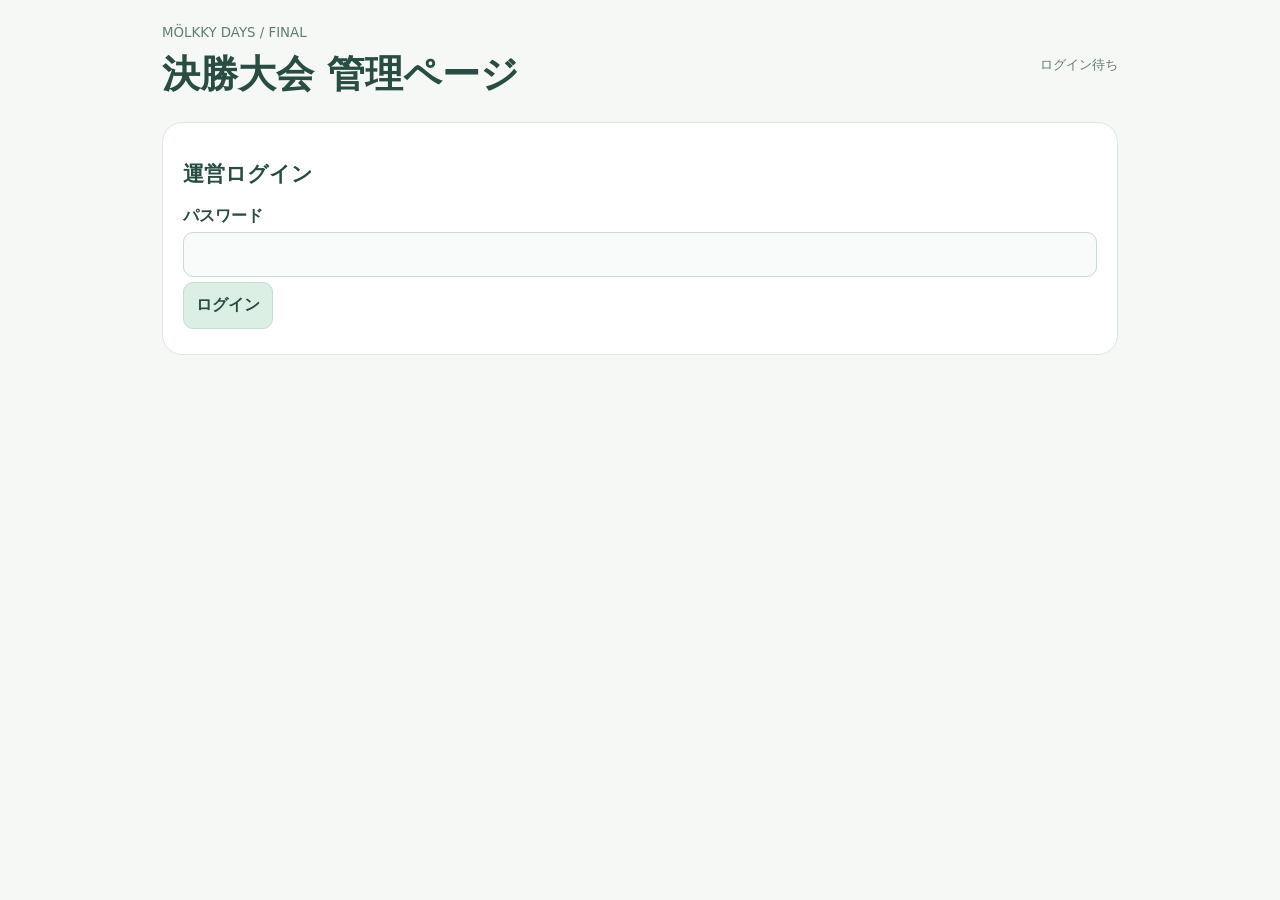
<file: finals/final-admin.html>
<!doctype html><html lang="ja"><head><meta charset="utf-8"><meta name="viewport" content="width=device-width,initial-scale=1"><title>決勝大会 管理ページ</title><link rel="stylesheet" href="style.css"><style>[hidden]{display:none!important}.menuitem{display:block;width:100%;text-align:left;padding:20px;margin:10px 0;background:white;border:1px solid #c4dace;border-radius:14px;color:#294c43}.menuitem strong{display:block;font-size:1.25rem}.menuitem span{display:block;font-size:.9rem;margin-top:5px}.back{margin:10px 0}.topnav{display:flex;gap:8px;flex-wrap:wrap}</style></head><body><main><header><div><small>MÖLKKY DAYS / FINAL</small><h1>決勝大会 管理ページ</h1></div><small id="status">接続確認中</small></header><section hidden="" id="login"><h2>運営ログイン</h2><label>パスワード</label><input id="password" type="password"/><button id="loginBtn">ログイン</button></section><div id="panel" hidden><div class="topnav"><button data-view="home">管理トップ</button><button id="logout">ログアウト</button></div><div id="view-home" class="view"><p>管理する項目を選択してください。</p><button class="menuitem" data-view="settings"><strong>大会基本設定</strong><span>代表8チーム・所属チーム登録</span></button><button class="menuitem" data-view="scores"><strong>試合進行・得点管理</strong><span>A・Bコートの独立操作</span></button><button class="menuitem" data-view="voting"><strong>順位予想管理</strong><span>受付開始・締切解除・リセット</span></button><button class="menuitem" data-view="awards"><strong>的中者集計・表彰</strong><span>最終順位・回答一覧・抽選</span></button></div><div class="view" id="view-settings" hidden><button class="back" data-view="home">管理トップへ戻る</button><h2>大会基本設定</h2><section><h2>代表チーム名の設定</h2><p>各リーグの代表名を入力してください。順位予想ページにも反映されます。投票・競技開始前に登録してください。</p><div id="teamSettings"></div><button class="primary" id="saveTeamSettings">代表チーム名を保存</button></section><section><h2>所属チーム一覧</h2><p>全参加チームを1行に1チーム入力してください。</p><textarea id="members" rows="12"></textarea><button id="saveMembers">所属チーム一覧を保存</button></section></div><div class="view" id="view-scores" hidden><button class="back" data-view="home">管理トップへ戻る</button><h2>試合進行・得点管理</h2><p>公式戦：30点・10分。時間終了時は高得点側が勝利。</p><div class="topnav"><button id="showA">Aコート担当</button><button id="showB">Bコート担当</button><button id="showBoth">両コート表示</button></div><section id="A"></section><section id="B"></section><section><h2>確定済み試合</h2><div id="history"></div></section><section><h2>トーナメント表</h2><div id="bracket"></div><hr><button id="resetAllMatches" class="reset-button">全試合リセット</button><p>チーム名と投票データは保持します。</p><button id="resetPractice" class="reset-button">練習データ全リセット（試合・投票）</button><p>全試合と全投票を初期化し、同じ端末から再投票できるようにします。</p></section></div><div class="view" id="view-voting" hidden><button class="back" data-view="home">管理トップへ戻る</button><h2>順位予想管理</h2><section><h2>参加チーム・投票受付</h2><label>8チーム（1行に1チーム）</label><textarea id="teams" readonly="" rows="8"></textarea><p>代表名は得点管理ページで登録してください。</p><button class="primary" id="open">投票開始</button><button id="close">投票締切</button><button id="reopen">締切解除</button><button id="reset">投票リセット</button><p id="state"></p></section></div><div class="view" id="view-awards" hidden><button class="back" data-view="home">管理トップへ戻る</button><h2>的中者集計・表彰</h2><section><h2>結果・景品判定</h2><div id="result"></div><label for="prizeCount">表彰人数</label><input id="prizeCount" type="number" min="1" step="1" value="5"><button class="primary" id="judge">上位者の抽選・確定</button><button id="refresh">回答一覧更新</button><div id="results"></div></section></div></div></main><script>window.addEventListener("error",e=>{document.getElementById("status").textContent="エラー: "+(e.message||"ファイル読込失敗")},true);window.addEventListener("unhandledrejection",e=>{document.getElementById("status").textContent="エラー: "+(e.reason?.message||e.reason)});</script><script type="module">import {readVotes,db,$,load,save,event,options,esc,remaining,fmt,login,auth,safe} from './common.js?v=relaunch3';
$('loginBtn').onclick=safe(login);$('password').addEventListener('keydown',e=>{if(e.key==='Enter')$('loginBtn').click()});$('logout').onclick=()=>{sessionStorage.removeItem('final-admin-password');location.reload()};
function navigate(k){document.querySelectorAll('.view').forEach(el=>el.hidden=el.id!=='view-'+k);window.scrollTo(0,0)}document.querySelectorAll('[data-view]').forEach(el=>el.onclick=()=>navigate(el.dataset.view));
try{if(await auth()){await load();
let refreshScore,refreshVote;let busy=false;let polling=false;for(const [id,c] of [["showA","A"],["showB","B"],["showBoth",""]])$(id).onclick=()=>{for(const k of ["A","B"])$(k).hidden=!!c&&c!==k};
{$('teamSettings').innerHTML=event.teams.map((t,i)=>`<label>${'ABCDEFGH'[i]}リーグ代表</label><input id="teamSetting${i}" value="${esc(t)}" maxlength="80">`).join('');$('saveTeamSettings').onclick=safe(async()=>{if(busy)return;busy=true;try{const teams=Array.from({length:8},(_,i)=>$('teamSetting'+i).value.trim());if(teams.some(t=>!t)||new Set(teams).size!==8)throw Error('異なる8チーム名を入力してください');await load();const count=(await readVotes()).length;if(count||event.voting||event.history.length||Object.values(event.courts).some(Boolean))throw Error('投票・試合準備後は変更できません');await save({teams});render();alert('代表チーム名を保存しました')}finally{busy=false}});const rounds=['準々決勝①','準々決勝②','準々決勝③','準々決勝④','準決勝①','準決勝②','3位決定戦','決勝戦'];const schedule={A:[0,2,4,6,7],B:[1,3,5]};function card(i){const h=event.history;const get=j=>h.find(x=>x.label===rounds[j]);const win=j=>get(j)?.winner;const lose=j=>get(j)?.teams.find(t=>t!==win(j));return i<4?event.teams.slice(i*2,i*2+2):i===4?[win(0),win(1)]:i===5?[win(2),win(3)]:i===6?[lose(4),lose(5)]:[win(4),win(5)]}function next(c){return schedule[c].find(i=>!event.history.some(x=>x.label===rounds[i]))}const matchNames=['第1試合 Aコート','第1試合 Bコート','第2試合 Aコート','第2試合 Bコート','第3試合 Aコート','第3試合 Bコート','第4試合 Aコート','第5試合 Aコート'];
const dependencies=[[4],[4],[5],[5],[6,7],[6,7],[],[]];
function affected(i){const set=new Set([i]);for(const j of set)for(const k of dependencies[j])set.add(k);return set}
async function resetMatches(i){if(busy||polling)return;busy=true;try{const ids=i===null?new Set(rounds.map((_,j)=>j)):affected(i);const labels=[...ids].map(j=>rounds[j]);if(!confirm((i===null?'全8試合':matchNames[i]+' '+rounds[i])+'をリセットします。対象：'+labels.join('、')+'。得点・タイマー・勝敗を消去します。投票は保持します。よろしいですか？'))return;await load();const history=event.history.filter(m=>!labels.includes(m.label));const courts=structuredClone(event.courts);for(const c of ['A','B'])if(courts[c]&&labels.includes(courts[c].label))courts[c]=null;const f=history.find(m=>m.label===rounds[7]),t=history.find(m=>m.label===rounds[6]);await save({history,courts,result:f&&t?[f.winner,f.teams.find(x=>x!==f.winner),t.winner]:[]});render();refreshVote?.();$('results').innerHTML='';alert('試合をリセットしました')}finally{busy=false}}
$('resetAllMatches').onclick=safe(()=>resetMatches(null));$('resetPractice').onclick=safe(async()=>{if(busy||polling)return;if(!confirm('全試合・全投票を削除します。チーム名は保持します。よろしいですか？'))return;busy=true;try{const {error}=await db.rpc('final_v3_reset',{p_password:sessionStorage.getItem('final-admin-password'),p_all:true});if(error)throw error;await load();render();refreshVote?.();$('results').innerHTML='';alert('練習データをリセットしました。順位予想管理から投票開始を押してください')}finally{busy=false}});$('bracket').onclick=safe(e=>{const b=e.target.closest('[data-reset-match]');if(b)return resetMatches(Number(b.dataset.resetMatch))});
async function saveCourt(base,c,courts,history,result){
 const same=(a,b)=>JSON.stringify(a)===JSON.stringify(b);
 const added=history.filter(x=>!base.history.some(y=>y.label===x.label));
 for(let attempt=0;attempt<5;attempt++){
  if(attempt){await load();if(!same(event.courts[c],base.courts[c])||!same(event.teams,base.teams)||base.history.some(x=>!event.history.some(y=>same(x,y))))throw Error('試合状態が変更されました。確認して再操作してください');
   if(added.some(x=>event.history.some(y=>y.label===x.label)))throw Error('試合は確定済みです');
   courts={...event.courts,[c]:courts[c]};history=[...event.history,...added];const f=history.find(x=>x.label===rounds[7]),t=history.find(x=>x.label===rounds[6]);result=f&&t?[f.winner,f.teams.find(x=>x!==f.winner),t.winner]:[];
  }
  try{await save({courts,history,result},attempt?event.version:base.version);return}catch(e){if(!String(e.message).includes('他の端末で更新')||attempt===4)throw e}
 }
}
function bracket(){ $('bracket').innerHTML='<div class="bracket">'+[[0,1,2,3],[4,5],[7],[6]].map((group,k)=>`<div><h3>${['準々決勝','準決勝','決勝','3位決定戦'][k]}</h3>${group.map(i=>{const h=event.history.find(x=>x.label===rounds[i]);return `<div class="bracketmatch"><small>${matchNames[i]}<br>${rounds[i]}</small>${card(i).map(t=>`<div class="${t&&h?.winner===t?'won':''}">${esc(t||'未確定')}</div>`).join('')}<button class="reset-button" data-reset-match="${i}">試合リセット</button></div>`}).join('')}</div>`).join('')+'</div>'}function render(){bracket();for(const c of ['A','B']){const m=event.courts[c];$(c).innerHTML=`<h2>${c}コート</h2>`+(m&&!m.winner?`<header><strong>${esc(m.label)}</strong><span class="timer" id="time${c}"></span></header><div class="grid">${m.teams.map((t,i)=>`<div class="team">${esc(t)}<div class="score">${m.scores[i]}</div>${m.turn===i?'投球順':''}</div>`).join('')}</div><button data-act="swap" ${m.started||m.start||m.undo.length?'disabled':''}>先攻・後攻を入替</button><div class="timer-controls"><button class="primary" data-act="start" ${m.start||remaining(m)===0||m.scores.includes(30)?'disabled':''}>${m.paused?'再開':'開始'}</button><button data-act="pause" ${!m.start?'disabled':''}>一時停止</button><button data-act="timerreset">タイマーリセット</button></div><label>今回の得点</label><div>${Array.from({length:13},(_,i)=>`<button data-act="point" data-n="${i}" ${!m.start||remaining(m)===0?'disabled':''}>${i}</button>`).join('')}</div><button data-act="undo">1投戻す</button><button data-act="finish">勝者確定</button>`:`${m?`<p>${esc(m.label)}：${esc(m.winner)} 勝利</p>`:''}${next(c)===undefined?'<p>全試合終了</p>':`<h3>${esc(rounds[next(c)])}</h3><p>${card(next(c)).map(t=>esc(t||'未確定')).join(' 対 ')}</p><label>先攻チーム</label><select id="first${c}">${options(card(next(c)).filter(Boolean))}</select><button data-act="prepare" ${card(next(c)).every(Boolean)?'':'disabled'}>試合準備</button>`}`);$(c).onclick=safe(async ev=>{const b=ev.target.closest('button[data-act]');if(!b||busy||polling)return;busy=true;try{const shown=event.courts[c]?.label;const act=b.dataset.act;const form=act==='prepare'?[rounds[next(c)],$('first'+c).value,card(next(c)).find(t=>t!==$('first'+c).value)]:null;await load();const courts=structuredClone(event.courts);let m=courts[c];const base=structuredClone(event);if(act!=="prepare"&&m?.label!==shown)throw Error("試合が変更されました。再確認してください");let history=[...event.history];if(act==='prepare'){if(form.some(x=>!x)||form[1]===form[2]||form[0]!==rounds[next(c)]||!card(next(c)).every(t=>form.slice(1).includes(t)))throw Error('試合と異なる2チームを選択');if(m&&!m.winner)throw Error('試合進行中');if(history.some(x=>x.label===form[0])||Object.values(courts).some(x=>x&&!x.winner&&x.label===form[0]))throw Error('同じ試合が登録済み');courts[c]={label:form[0],teams:form.slice(1),scores:[0,0],turn:0,start:null,undo:[]}}else{if(!m||m.winner)throw Error('試合終了済み');if(act==='swap'){if(m.started||m.start||m.undo.length)throw Error('開始済み');m.teams.reverse()}if(act==='start'){if(m.start||!remaining(m)||m.scores.includes(30))throw Error('開始できません');m.durationMs=m.leftMs??600000;m.start=Date.now();m.started=true;m.paused=false}if(act==='pause'){if(!m.start)throw Error('停止中です');m.leftMs=Math.max(0,(m.durationMs??600000)+m.start-Date.now());m.start=null;m.paused=true}if(act==='timerreset'){if(!confirm('タイマーのみ10分に戻します。得点は保持します。'))return;m.start=null;m.leftMs=600000;m.durationMs=600000;m.paused=!!m.started||m.undo.length>0}if(act==='point'){if(!m.start||!remaining(m)||m.scores.includes(30))throw Error('得点受付終了');m.undo.push({scores:[...m.scores],turn:m.turn});const n=m.scores[m.turn]+Number(b.dataset.n);m.scores[m.turn]=n>30?15:n;m.turn=1-m.turn}if(act==='undo'){const u=m.undo.pop();if(u){m.scores=u.scores;m.turn=u.turn}}if(act==='finish'){if(!m.scores.includes(30)&&remaining(m)>0)throw Error('まだ試合時間内です');let i=m.scores[0]>m.scores[1]?0:1;if(m.scores[0]===m.scores[1]){const v=prompt('同点：サドンデス勝者を入力（1または2）');if(!['1','2'].includes(v))return;i=Number(v)-1}if(!confirm(m.teams[i]+' の勝利を確定しますか？'))return;m.winner=m.teams[i];history.push({...m,court:c})}}const final=history.find(x=>x.label==='決勝戦'),third=history.find(x=>x.label==='3位決定戦');const result=final&&third?[final.winner,final.teams.find(t=>t!==final.winner),third.winner]:[];await saveCourt(base,c,courts,history,result);render();refreshVote?.()}finally{busy=false}})}$('history').innerHTML=event.history.map(m=>`<p>${esc(m.label)}：${esc(m.teams.join(' 対 '))}　${m.scores.join(' - ')}　勝者 ${esc(m.winner)}</p>`).join('')}refreshScore=render;render();$('status').textContent='接続中';setInterval(()=>{for(const c of ['A','B']){const el=$('time'+c),m=event.courts[c];if(el&&m){el.textContent=fmt(remaining(m))+(m.paused?' 停止中':'');if(m.start&&!remaining(m))$(c).querySelectorAll('[data-act=point]').forEach(b=>b.disabled=true)}}},250);}
{$('teams').value=event.teams.join('\n');function render(){ $('teams').value=event.teams.join('\n');$('state').textContent=event.voting?'予想受付中':event.result.length?'順位確定':'受付停止中';$('judge').disabled=event.result.length!==3||event.voting;$('result').innerHTML=[1,2,3].map((n,i)=>`<label>${n}位</label><select disabled id="r${n}">${options(event.teams)}</select>`).join('');event.result.forEach((t,i)=>$('r'+(i+1)).value=t)}refreshVote=render;render();for(const [id,v] of [['open',true],['close',false],['reopen',true]])$(id).onclick=safe(async()=>{await load();if(v&&!event.members.length)throw Error('所属チーム一覧を登録してください');if(event.result.length)throw Error('結果確定済み');await save({voting:v});render()});$('reset').onclick=safe(async()=>{if(!confirm('全投票を削除し、受付を停止します。よろしいですか？'))return;const {error}=await db.rpc('final_v3_reset',{p_password:sessionStorage.getItem('final-admin-password'),p_all:false});if(error)throw error;await load();render();await votes();alert('投票をリセットしました')});$('members').value=event.members.join('\n');$('saveMembers').onclick=safe(async()=>{await load();if(event.voting)throw Error('先に締め切ってください');const members=$('members').value.split('\n').map(x=>x.trim()).filter(Boolean);if(!members.length||new Set(members).size!==members.length)throw Error('チーム名を確認してください');await save({members});alert('保存しました')});const same=(a,b)=>a.length===b.length&&a.every(x=>b.includes(x));function tier(p,r){return p.every((x,i)=>x===r[i])?1:same(p,r)?2:p[0]===r[0]&&p[1]===r[1]?3:same(p.slice(0,2),r.slice(0,2))?4:p[0]===r[0]?5:6}const names=['未確定','モルサンレンタン','モルサンレンプク','モルレンタン','モルレンプク','モルタン','的中なし'];let awardRequest=0;async function votes(draw=false){const seq=++awardRequest;const r=[...event.result];const data=await readVotes();if(seq!==awardRequest||JSON.stringify(r)!==JSON.stringify(event.result))return;let rows=data.map(v=>({...v,t:r.length===3?tier(v.picks,r):0})).sort((a,b)=>a.t-b.t);const count=Number($('prizeCount').value);if(draw){if(!Number.isSafeInteger(count)||count<1)throw Error('表彰人数を正しく入力してください');for(let t=1;t<=5;t++){const group=rows.filter(v=>v.t===t);const higher=rows.filter(v=>v.t>0&&v.t<t).length;if(higher<count&&higher+group.length>count){for(let i=group.length-1;i>0;i--){const j=Math.floor(crypto.getRandomValues(new Uint32Array(1))[0]/4294967296*(i+1));[group[i],group[j]]=[group[j],group[i]]}rows.splice(higher,group.length,...group)}}}const winners=draw?rows.filter(v=>v.t>0&&v.t<6).slice(0,count):[];const cell=(x,i)=>`<td style="${r[i]===x?'background:#c6e7d4;font-weight:bold':r.includes(x)?'background:#f8ebc9':''}">${esc(x)}${r[i]===x?'<br><small>順位的中</small>':r.includes(x)?`<br><small>チーム的中（実際${r.indexOf(x)+1}位）</small>`:''}</td>`;$('results').innerHTML=`<p>回答 ${rows.length}人／的中 ${rows.filter(v=>v.t>0&&v.t<6).length}人${draw?'／表彰 '+winners.length+'人':''}</p><p>緑：順位的中　黄：チーム的中（順位違い）</p><div style="overflow-x:auto"><table><tr><th>所属</th><th>氏名</th><th>1位予想</th><th>2位予想</th><th>3位予想</th><th>表彰</th></tr>${(r.length===3?[1,2,3,4,5,6]:[0]).map(t=>{const group=rows.filter(v=>v.t===t);return `<tr><th colspan="6" style="background:#dcece2;text-align:left;padding:12px">${names[t]}　${group.length}人</th></tr>${group.map(v=>`<tr><td>${esc(v.team)}</td><td>${esc(v.name)}</td>${v.picks.map(cell).join('')}<td>${winners.includes(v)?'当選':''}</td></tr>`).join('')}`}).join('')}</table></div>`;if(draw){const blob=new Blob([JSON.stringify(winners.map(v=>({...v,award:names[v.t]})),null,2)],{type:'application/json'});const a=document.createElement('a');a.href=URL.createObjectURL(blob);a.download='当選者.json';a.textContent='抽選結果を保存';$('results').prepend(a)}}$('refresh').onclick=safe(async()=>{await load();await votes()});$('judge').onclick=safe(async()=>{const result=[...event.result];await load();if(event.voting||event.result.length!==3)throw Error('投票締切と最終順位確定が必要です');if(JSON.stringify(result)!==JSON.stringify(event.result))throw Error('順位が更新されました。再度確認してください');if(!confirm('上位区分から表彰者を確定します。同一区分で人数を超える場合のみ抽選します。'))return;await votes(true)});let lastAwardResult=JSON.stringify(event.result);const oldRefresh=refreshVote;refreshVote=()=>{oldRefresh();const key=JSON.stringify(event.result);if(key!==lastAwardResult){lastAwardResult=key;$('results').innerHTML='';if(!$('view-awards').hidden)votes().catch(e=>{$('results').textContent=e.message})}};$('status').textContent='接続中';}
setInterval(async()=>{if(busy||polling)return;polling=true;try{const v=event.version;await load();if(v!==event.version){if(!document.activeElement?.matches('input,select,textarea'))refreshScore();refreshVote()}$('status').textContent='接続中・自動更新'}catch(e){$('status').textContent=e.message}finally{polling=false}},5000);
document.querySelectorAll('[data-view]').forEach(el=>el.addEventListener('click',safe(async()=>{if(busy||polling)return;await load();refreshScore();refreshVote();if(el.dataset.view==='awards')$('refresh').click()}))); 
}}catch(e){$('status').textContent='初期化エラー: '+e.message;$('panel').hidden=true;$('login').hidden=false}</script></body></html>
</file>
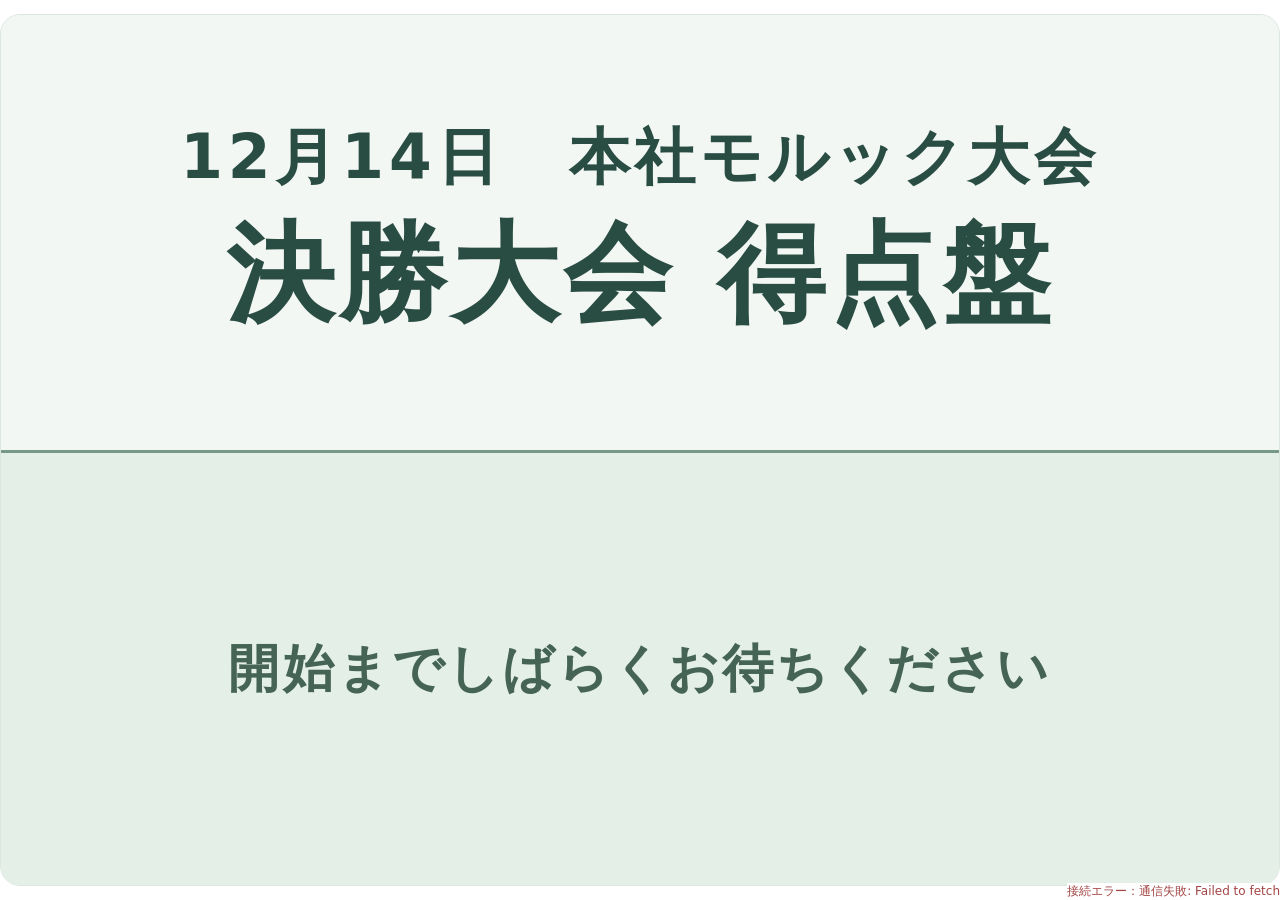
<file: finals/final-display.html>
<!doctype html><html lang="ja"><meta charset="utf-8"><meta name="viewport" content="width=device-width,initial-scale=1"><title>決勝大会 得点盤</title><link rel="stylesheet" href="style.css"><link rel="stylesheet" href="board.css"><style>.display .welcome{position:fixed;inset:0;z-index:1;display:grid;grid-template-rows:repeat(2,minmax(0,1fr));padding:0;gap:0;color:#294c43;background:#edf5ef;overflow:hidden}.display .welcome[hidden]{display:none}.welcome>div{min-height:0;box-sizing:border-box;display:flex;flex-direction:column;justify-content:center;align-items:center;text-align:center;overflow:hidden}.welcome-top{background:radial-gradient(ellipse at 85% 0%,#d4e8da,transparent 65%),#edf5ef;padding:2vh 4vw}.welcome .date{font-size:min(4.8vw,8vh);font-weight:700;letter-spacing:.08em}.welcome h1{font-size:min(8.4vw,15vh);line-height:1.15;margin:1.5vh 0;font-weight:900;letter-spacing:.04em}.welcome-bottom{border-top:3px solid #78988b;background:linear-gradient(115deg,#dcebe1,#f4f8f3);position:relative;padding:2vh 4vw}.welcome-bottom .eyebrow{font-size:min(1.8vw,3vh);letter-spacing:.35em;font-weight:700;color:#527463}.welcome-bottom h2{font-size:min(4.6vw,8vh);margin:1.8vh 0;font-weight:800;letter-spacing:.05em}.welcome-bottom p{font-size:min(2.5vw,4.4vh);margin:.5vh 0;line-height:1.6}.welcome-bottom .wood{display:flex;gap:1.2vw;margin-top:2vh;align-items:center}.wood span{display:grid;place-items:center;width:min(5vw,7vh);height:min(5vw,7vh);border-radius:50%;background:repeating-radial-gradient(ellipse at 40% 45%,#e6c79d 0px,#e6c79d 3px,#cba77b 4px,#efd6b1 6px);box-shadow:0 4px 0 #a37d50,0 7px 10px #294c4330,inset 0 0 5px #99734b;color:#513d29;font-size:min(2.5vw,4vh);font-weight:800;transform:rotate(-8deg)}.display #status{z-index:3}@media(max-width:650px) and (orientation:portrait){.welcome .date{font-size:5.5vw}.welcome h1{font-size:10vw}.welcome-bottom .eyebrow{font-size:3vw}.welcome-bottom h2{font-size:6vw}.welcome-bottom p{font-size:4vw}.wood span{width:9vw;height:9vw;font-size:5vw}}.welcome-bottom{background:#e4efe7}.welcome-bottom .wait-message{font-size:min(4vw,7vh);font-weight:600;letter-spacing:.06em;color:#456456;margin:0}.welcome-top{background:#f2f7f3}@media(max-width:650px) and (orientation:portrait){.welcome-bottom .wait-message{font-size:5vw}}</style><body class="display"><section id="welcome" class="welcome"><div class="welcome-top"><div class="date">12月14日　本社モルック大会</div><h1>決勝大会 得点盤</h1></div><div class="welcome-bottom"><p class="wait-message">開始までしばらくお待ちください</p></div></section><main><article id="A"></article><article id="B"></article></main><div id="status" role="status">接続確認中</div><script>window.addEventListener("error",e=>{document.getElementById("status").textContent="エラー: "+(e.message||"ファイル読込失敗")},true);window.addEventListener("unhandledrejection",e=>{document.getElementById("status").textContent="エラー: "+(e.reason?.message||e.reason)});</script><script type="module">import {$,watch,esc,remaining,fmt,event} from './common.js?v=20261124reset1';const fit=()=>{document.querySelectorAll('.teamname,.roundname').forEach(el=>{el.style.fontSize='';let n=parseFloat(getComputedStyle(el).fontSize);while(el.scrollWidth>el.clientWidth+1&&n>12){n-=1;el.style.fontSize=n+'px'}})};watch(e=>{$("welcome").hidden=Boolean(e.courts?.A||e.courts?.B);for(const c of ['A','B']){const m=e.courts[c];$(c).innerHTML=`<header><h2 class="roundname">${c}コート　${esc(m?.label||'待機中')}</h2><div class="timer" id="time${c}"></div></header>`+(m?`<div class="grid">${m.teams.map((t,i)=>`<div class="team ${m.start&&!m.winner&&m.turn===i?'active':'inactive'} ${m.winner===t?'winner':''}"><div class="teamname">${esc(t)}</div><div class="score">${m.scores[i]}</div><div class="marker">${m.winner===t?'勝利':'&nbsp;'}</div></div>`).join('')}</div>`:'<div class="waiting">次の試合をお待ちください</div>')}tick();fit();queueMicrotask(()=>{if($('status').textContent==='接続中・自動更新')$('status').textContent=''})});function tick(){for(const c of ['A','B']){const m=event?.courts[c],el=$('time'+c);if(el)el.textContent=!m?'':m.winner?'試合終了':!remaining(m)?'時間終了':fmt(remaining(m))+(m.paused?' 停止中':'')}}setInterval(tick,250);addEventListener('resize',fit);</script></body></html>
</file>
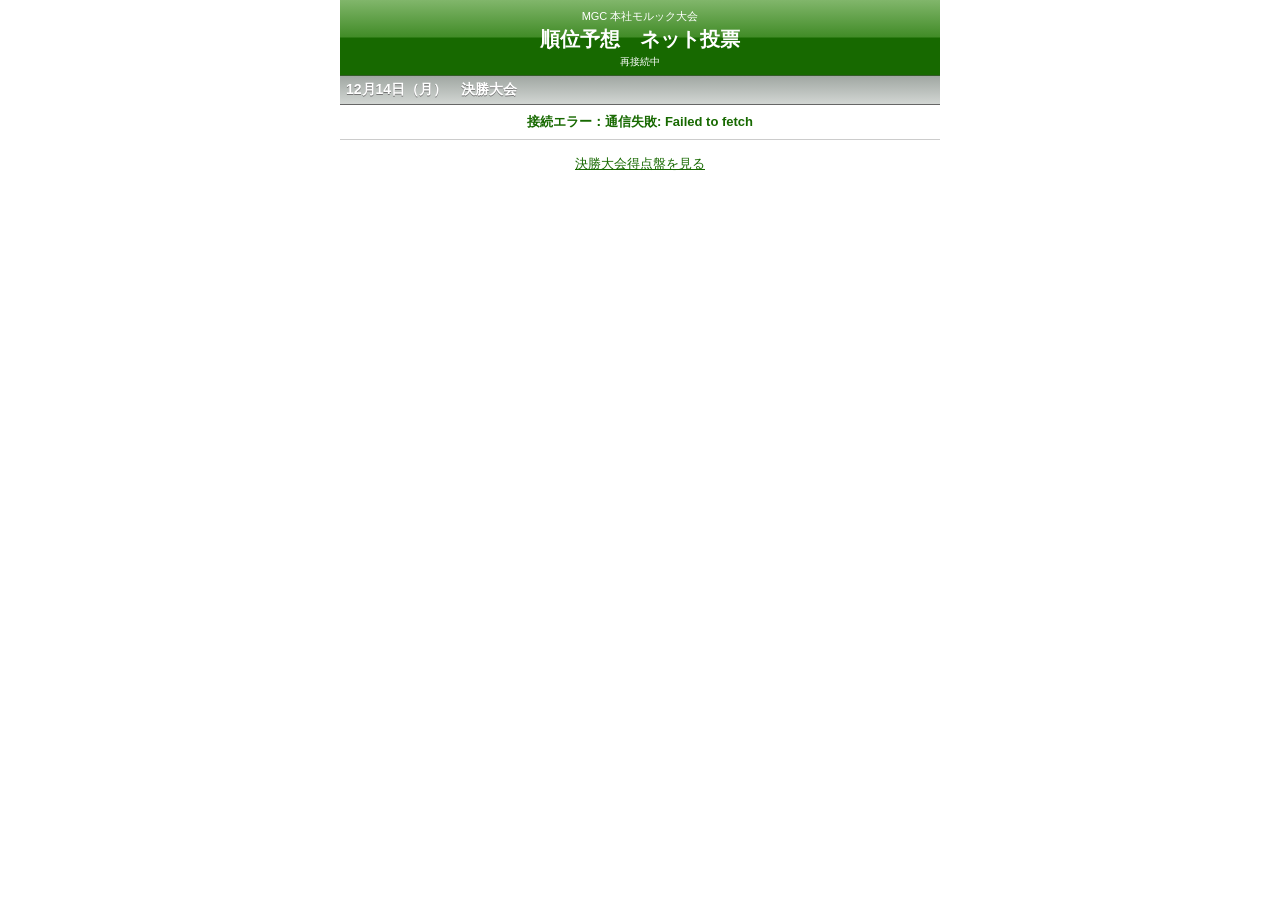
<file: finals/predict.html>
<!doctype html><html lang="ja"><head><meta charset="utf-8"><meta name="viewport" content="width=device-width,initial-scale=1"><title>順位予想 | 本社モルック大会</title><style>
*{box-sizing:border-box} [hidden]{display:none!important}body{margin:0;background:#e9e9e9;color:#222;font:16px Arial,"Hiragino Kaku Gothic ProN",Meiryo,sans-serif}main{max-width:600px;margin:auto;background:#fff;min-height:100vh;border-inline:1px solid #ccc}header{background:#087743;color:white;padding:13px 12px;border-bottom:3px solid #035b31}header small{font-size:12px}header h1{font-size:21px;margin:4px 0 0}#status{display:block;text-align:right;font-size:11px}h2{margin:0;background:linear-gradient(#4385bd,#205d99);color:white;font-size:17px;padding:9px 12px;border-bottom:1px solid #164a7e}.event{background:#f4f4f4;border-bottom:1px solid #b7b7b7;padding:10px 12px;font-weight:bold}.pad{padding:10px 12px}label{display:block;font-size:14px;font-weight:bold;margin:7px 0 4px}input,select{width:100%;font:inherit;padding:10px;border:1px solid #aaa;border-radius:3px;background:#fff;color:#222}table{width:100%;border-collapse:collapse;table-layout:fixed;font-size:14px}th,td{border:1px solid #b6b6b6;padding:5px 3px;text-align:center}thead{background:#e0e8ef}thead th:first-child{width:43px}thead th:nth-child(n+3){width:51px}tbody th{text-align:left;overflow-wrap:anywhere;font-weight:normal}tbody tr:nth-child(even){background:#f3f3f3}.num{display:inline-flex;width:30px;height:30px;align-items:center;justify-content:center;border:1px solid #777;border-radius:2px;font-weight:bold;font-size:19px;font-family:Arial,sans-serif}.pick{width:100%;height:39px;border:1px solid #a1a1a1;border-radius:4px;background:linear-gradient(#fff,#dedede);color:#777;font-size:22px;cursor:pointer}.pick.selected{background:#087743;color:#fff;border-color:#00542c;font-weight:bold}.pick:disabled{opacity:.32;cursor:default}.actions{display:flex;gap:8px;margin-top:10px}.actions button{flex:1;min-height:47px;font: bold 16px Arial,Meiryo,sans-serif;border-radius:4px;border:1px solid #888;background:linear-gradient(#fff,#ddd);color:#333}#submit{background:linear-gradient(#17934e,#007137);color:white;border-color:#005c2d;flex:2}#submit:disabled{opacity:.45}#summary{border:1px solid #aaa;margin-top:9px;background:#f9f9f9}#summary div{display:flex;align-items:center;gap:8px;padding:5px 8px;min-height:37px;border-bottom:1px solid #ddd}#summary div:last-child{border:0}#summary b{width:38px;color:#285987}#message{padding:12px;text-align:center;font-weight:bold;background:#edf5ed;margin:0;border-bottom:1px solid #ccc}footer{padding:15px;text-align:center;font-size:13px}a{color:#215a92}p{margin:6px 0;font-size:13px}@media(max-width:360px){thead th:nth-child(n+3){width:43px}}

/* 即PAT風：表示のみ変更 */
body{background:#fff;color:#171717;font-family:Arial,"Hiragino Kaku Gothic ProN","Yu Gothic",Meiryo,sans-serif}main{border:0;max-width:600px}header{background:linear-gradient(#81b66b 0%,#428c28 49%,#176900 51%,#176900 100%);border-bottom:1px solid #335b28;padding:6px 8px;text-align:center}header h1{font-size:20px;margin:2px 0;font-weight:700}header small{font-size:11px}#status{font-size:10px;text-align:center}h2{background:linear-gradient(#80b56a 0%,#438d29 49%,#176900 51%,#176900 100%);border-bottom:1px solid #375b29;padding:6px 8px;text-align:center;font-size:17px}.event{background:linear-gradient(#a0a7a2,#d2d6d3);color:#fff;text-shadow:0 1px #777;padding:5px 6px;font-size:14px;border-bottom:1px solid #666}#message{background:#fff;padding:8px;color:#176900}.pad{padding:8px 6px}#picks{margin:0 -6px}table{font-size:16px}th,td{border:0;border-bottom:1px solid #777;padding:5px 3px}thead{background:linear-gradient(#ddd,#f2f2f2);color:#666;font-size:13px}thead th:first-child{width:35px}thead th:nth-child(n+3){width:43px}thead th:nth-child(2){text-align:left;padding-left:4px}tbody th{font-size:16px;font-weight:700;color:#171717;text-align:left;line-height:1.3;padding-left:4px}tbody tr:nth-child(even){background:#fafafa}.num{width:25px;height:25px;border:1px solid #999;border-radius:0;font-size:15px}.pick{height:34px;border-radius:2px;font-size:19px}.pick.selected{background:linear-gradient(#509d34,#176900);border-color:#176900}#summary b{color:#176900}#submit{background:linear-gradient(#6eac52,#176900);border-color:#245d17}a{color:#176900}input,select{border-radius:2px}@media(max-width:360px){thead th:nth-child(n+3){width:37px}tbody th{font-size:15px}}
</style></head><body><main><header><small>MGC 本社モルック大会</small><h1>順位予想　ネット投票</h1><small id="status">接続確認中</small></header><div class="event">12月14日（月）　決勝大会</div><p id="message" role="status">接続確認中</p><form id="form" hidden><h2>参加者情報</h2><div class="pad"><label for="member">所属チーム名</label><select id="member" required></select><label for="name">氏名（全角カタカナ）</label><input id="name" required maxlength="80" placeholder="ヤマダ タロウ" pattern="[ァ-ヺー・　 ]+" autocomplete="name"></div><h2>チーム番号選択</h2><div class="pad"><p>1位・2位・3位の欄をそれぞれ選択してください。</p><div id="picks"></div></div><h2>投票内容</h2><div class="pad"><div id="summary"></div><div class="actions"><button type="button" id="clear">クリア</button><button type="submit" id="submit" disabled>投票内容確認</button></div><p>投票はお一人につき1口です。</p></div></form><footer><a href="final-display.html">決勝大会得点盤を見る</a></footer></main><script>window.addEventListener("error",e=>{document.getElementById("status").textContent="エラー: "+(e.message||"ファイル読込失敗")},true);window.addEventListener("unhandledrejection",e=>{document.getElementById("status").textContent="エラー: "+(e.reason?.message||e.reason)});</script><script type="module">
import {db,$,options,esc} from './common.js?v=relaunch3';
const key='mgc-final-device-v1';let device=localStorage.getItem(key);if(!device){device=crypto.randomUUID();localStorage.setItem(key,device)}
let state=null,busy=false,polling=false,signature='',memberSig='', picksSelected=['','',''];
const colors=['#ffffff','#000000','#ff0000','#0000ff','#ffff00','#008000','#ff9900','#f2a0f5'];
function number(i){return `<span class="num" style="background:${colors[i]||'#ddd'};color:${[0,4,6,7].includes(i)?'#111':'#fff'}">${i+1}</span>`}
function drawGrid(teams){picksSelected=['','',''];$('picks').innerHTML=`<table><thead><tr><th>番号</th><th>チーム名</th><th>1位</th><th>2位</th><th>3位</th></tr></thead><tbody>${teams.map((t,i)=>`<tr><td>${number(i)}</td><th scope="row">${esc(t)}</th>${[0,1,2].map(r=>`<td><button type="button" class="pick" data-i="${i}" data-r="${r}" aria-label="${esc(t)} ${r+1}位" aria-pressed="false">○</button></td>`).join('')}</tr>`).join('')}</tbody></table>`;paint()}
function paint(){const teams=state?.teams||[];document.querySelectorAll('.pick').forEach(b=>{const t=teams[+b.dataset.i],r=+b.dataset.r,selected=picksSelected[r]===t;b.classList.toggle('selected',selected);b.setAttribute('aria-pressed',String(selected));b.textContent=selected?'✓':'○';b.disabled=picksSelected.some((v,j)=>j!==r&&v===t)});$('summary').innerHTML=picksSelected.map((t,i)=>`<div><b>${i+1}位</b>${t?number(teams.indexOf(t))+' '+esc(t):'－'}</div>`).join('');$('submit').disabled=busy||!state?.voting||state?.voted||picksSelected.some(t=>!t)}
$('picks').onclick=e=>{const b=e.target.closest('.pick');if(!b||b.disabled||busy||!state?.voting||state.voted)return;const r=+b.dataset.r,t=state.teams[+b.dataset.i];picksSelected[r]=picksSelected[r]===t?'':t;paint()};$('clear').onclick=()=>{if(!busy){picksSelected=['','',''];paint()}};

function render(e){const changed=state&&state.epoch!==e.epoch;state=e;if(changed){picksSelected=['','',''];}const sig=JSON.stringify(e.teams);if(sig!==signature){signature=sig;drawGrid(e.teams)}
if(memberSig!==JSON.stringify(e.members)){memberSig=JSON.stringify(e.members);$('member').innerHTML=options(e.members)}
$('form').hidden=e.voted||!e.voting;paint();$('message').textContent=e.voted?'投票済みです':e.voting?'予想受付中':e.result?.length?'順位確定':'受付開始までお待ちください';}
async function refresh(){if(polling||busy)return;polling=true;try{const {data,error}=await db.rpc('final_v3_status',{p_device:device});if(error||!data)throw Error(error?.message||'大会情報がありません');render(data);$('status').textContent='接続中・自動更新'}catch(e){state=null;$('form').hidden=true;$('message').textContent='接続エラー：'+e.message;$('status').textContent='再接続中'}finally{polling=false}}
$('form').onsubmit=async ev=>{ev.preventDefault();if(busy||!state?.voting||state.voted)return; if(polling){alert("通信確認中です。もう一度押してください");return;}const picks=[...picksSelected];if(picks.some(t=>!t)||new Set(picks).size!==3)return alert('異なる3チームを選択してください');if(!confirm(picks.map((t,i)=>`${i+1}位：${t}`).join('\n')+'\n確定しますか？'))return;busy=true;$('submit').disabled=true;try{const {error}=await db.rpc('final_v3_submit',{p_device:device,p_team:$('member').value,p_name:$('name').value,p_picks:picks,p_epoch:state.epoch});if(error)alert(error.code==='23505'?'この端末は投票済みです':error.message);else alert('投票完了')}finally{busy=false;await refresh()}};
refresh();setInterval(refresh,2000);window.addEventListener('pageshow',refresh);document.addEventListener('visibilitychange',()=>{if(!document.hidden)refresh()});
</script></body></html>
</file>
<file: finals/style.css>
*{box-sizing:border-box}body{margin:0;background:#f5f8f5;color:#294c43;font-family:system-ui,'Yu Gothic',sans-serif}main{max-width:1000px;margin:auto;padding:22px}header{display:flex;justify-content:space-between;align-items:center;gap:12px;flex-wrap:wrap}h1{font-size:clamp(25px,4vw,38px);margin:8px 0}h2{font-size:21px}small,.muted{color:#627b73}section,article{background:white;border:1px solid #dce8df;border-radius:20px;padding:20px;margin:14px 0}label{display:block;font-weight:700;margin:12px 0 5px}input,select,textarea,button{font:inherit;border:1px solid #c8dcd1;border-radius:10px;padding:12px;color:inherit}input,select,textarea{width:100%;background:#f9fbfa}button{background:#dcefe4;font-weight:750;cursor:pointer;margin:5px 4px 5px 0}button.primary{background:#367c65;color:white}button:disabled{opacity:.45;cursor:default}a{color:#367c65} .grid{display:grid;grid-template-columns:1fr 1fr;gap:14px}.status{font-weight:700;color:#367c65}.error{color:#a34444}.rank{border-left:5px solid #a9cfba;padding-left:12px}.score{font-size:clamp(42px,8vw,110px);font-weight:850;line-height:1.1}.timer{font-size:clamp(28px,4vw,60px);font-weight:850;font-variant-numeric:tabular-nums}.team{background:#e7f3eb;border-radius:14px;padding:12px;text-align:center;overflow-wrap:anywhere}.team:nth-child(2){background:#eeeaf6}.display main{max-width:none;height:100dvh;display:grid;grid-template-rows:auto 1fr 1fr;gap:10px;padding:14px 2vw}.display article{margin:0;min-height:0;display:flex;flex-direction:column;justify-content:center;padding:12px 20px}.display .team{font-size:clamp(16px,2.4vw,36px);font-weight:800}.display h2{margin:0}.display .grid{flex:1;align-items:stretch}.display .team{display:flex;flex-direction:column;justify-content:center}table{width:100%;border-collapse:collapse}td,th{text-align:left;padding:9px;border-bottom:1px solid #dce8df}pre{white-space:pre-wrap;overflow-wrap:anywhere}@media(max-width:650px){main{padding:12px}.grid{gap:8px}.display main{height:auto;min-height:100dvh;display:block}.display article{margin:12px 0;min-height:240px}.display .score{font-size:64px}.display .team{font-size:17px}section{padding:14px}}

.prediction header{border-bottom:3px double #78988b;padding-bottom:12px}.prediction .rank{display:flex;align-items:center;gap:10px;border:0;padding:0}.rank-number{display:inline-grid;place-items:center;width:38px;height:38px;background:#397c63;color:white;border-radius:5px;font-size:23px;font-weight:900}.prediction #message{background:#e2eee6;padding:16px;border:1px solid #a5c5b1;border-radius:8px;font-weight:800;text-align:center}.prediction #submit{width:100%;margin-top:20px}.prediction section{border-radius:12px}.prediction select{min-height:52px}

[hidden]{display:none!important}

.bracket{display:grid;grid-template-columns:repeat(4,minmax(0,1fr));gap:12px}.bracketmatch{border:1px solid #bfd6c8;border-radius:8px;padding:8px;margin:10px 0;background:#f4f8f5}.bracketmatch div{padding:8px;overflow-wrap:anywhere}.bracketmatch .won{background:#c7e5d4;font-weight:bold}@media(max-width:700px){.bracket{grid-template-columns:repeat(2,minmax(0,1fr))}}
.reset-button{background:#fff5ef;color:#854b37;border:1px solid #d9b5a5;font-size:.85rem;min-height:42px}.bracketmatch .reset-button{width:100%;margin:6px 0 0}.timer-controls{display:flex;flex-wrap:wrap;gap:6px;margin:10px 0}
</file>
<file: finals/board.css>
body.display{overflow:hidden;background:#fff}.display main{width:100%;max-width:none;height:100dvh;min-height:0;padding:0;display:grid;grid-template-rows:repeat(2,minmax(0,1fr));gap:0}.display article{container-type:size;margin:0;padding:0;border:0;border-radius:0;min-height:0;display:grid;grid-template-rows:20% 80%;overflow:hidden}.display article+article{border-top:3px solid #78988b}.display header{padding:0 2vw;display:grid;grid-template-columns:minmax(0,1fr) auto;gap:2vw;flex-wrap:nowrap;background:#f2f7f4;overflow:hidden}.display .roundname{font-size:min(5vw,12cqh);line-height:1.05;white-space:nowrap;overflow:hidden;min-width:0}.display .timer{font-size:min(6vw,16cqh);line-height:1;white-space:nowrap}.display .grid{min-height:0;gap:3px;grid-template-columns:repeat(2,minmax(0,1fr))}.display .team{min-width:0;min-height:0;padding:0 1vw;border-radius:0;display:grid;grid-template-rows:22% 65% 13%;align-items:center;overflow:hidden;background:#dcefe4}.display .team:nth-child(2){background:#eee7f6}.display .teamname{font-size:min(5vw,13cqh);white-space:nowrap;overflow:hidden;line-height:1.1;font-weight:850}.display .score{font-size:min(35vw,54cqh);line-height:.9;font-weight:900;font-variant-numeric:tabular-nums;letter-spacing:-.055em}.display .marker{font-size:min(2.8vw,8cqh);line-height:1;font-weight:800}.display .waiting{display:grid;place-items:center;font-size:5vw}.display #status{position:fixed;bottom:0;right:0;background:#fff;color:#a34444;font-size:12px;z-index:2}.display #status:empty{display:none}@media(max-width:650px) and (orientation:portrait){.display .roundname{font-size:min(6vw,10cqh)}.display .timer{font-size:min(7vw,12cqh)}.display .teamname{font-size:min(6vw,10cqh)}.display .score{font-size:min(37vw,54cqh)}.display .marker{font-size:5vw}}
/* Unified mint palette and clear active-turn outline */
.display article{grid-template-rows:27% 73%;justify-content:stretch}
.display header{gap:1vw}
.display .roundname{font-size:min(5.6vw,14cqh)}
.display .timer{font-size:min(8vw,21cqh)}
.display .grid{gap:5px;padding:3px}
.display .team,.display .team:nth-child(2){background:#f0f7f3;border:clamp(4px,1.5cqh,9px) solid transparent;grid-template-rows:32% 68%;justify-content:stretch;color:#294c43}
.display .team.active,.display .team.active:nth-child(2){background:#c8e6d5;border-color:#367c65}
.display .team.winner,.display .team.winner:nth-child(2){background:#c8e6d5;border-color:#367c65;grid-template-rows:28% 58% 14%}
.display .teamname{font-size:min(5.6vw,15cqh)}
.display .score{font-size:min(30vw,46cqh)}
.display .marker{display:none}
.display .winner .marker{display:block}
@media(max-width:650px) and (orientation:portrait){.display .roundname{font-size:min(6.5vw,13cqh)}.display .timer{font-size:min(10vw,18cqh)}.display .teamname{font-size:min(7vw,13cqh)}.display .score{font-size:min(31vw,46cqh)}}
</file>
